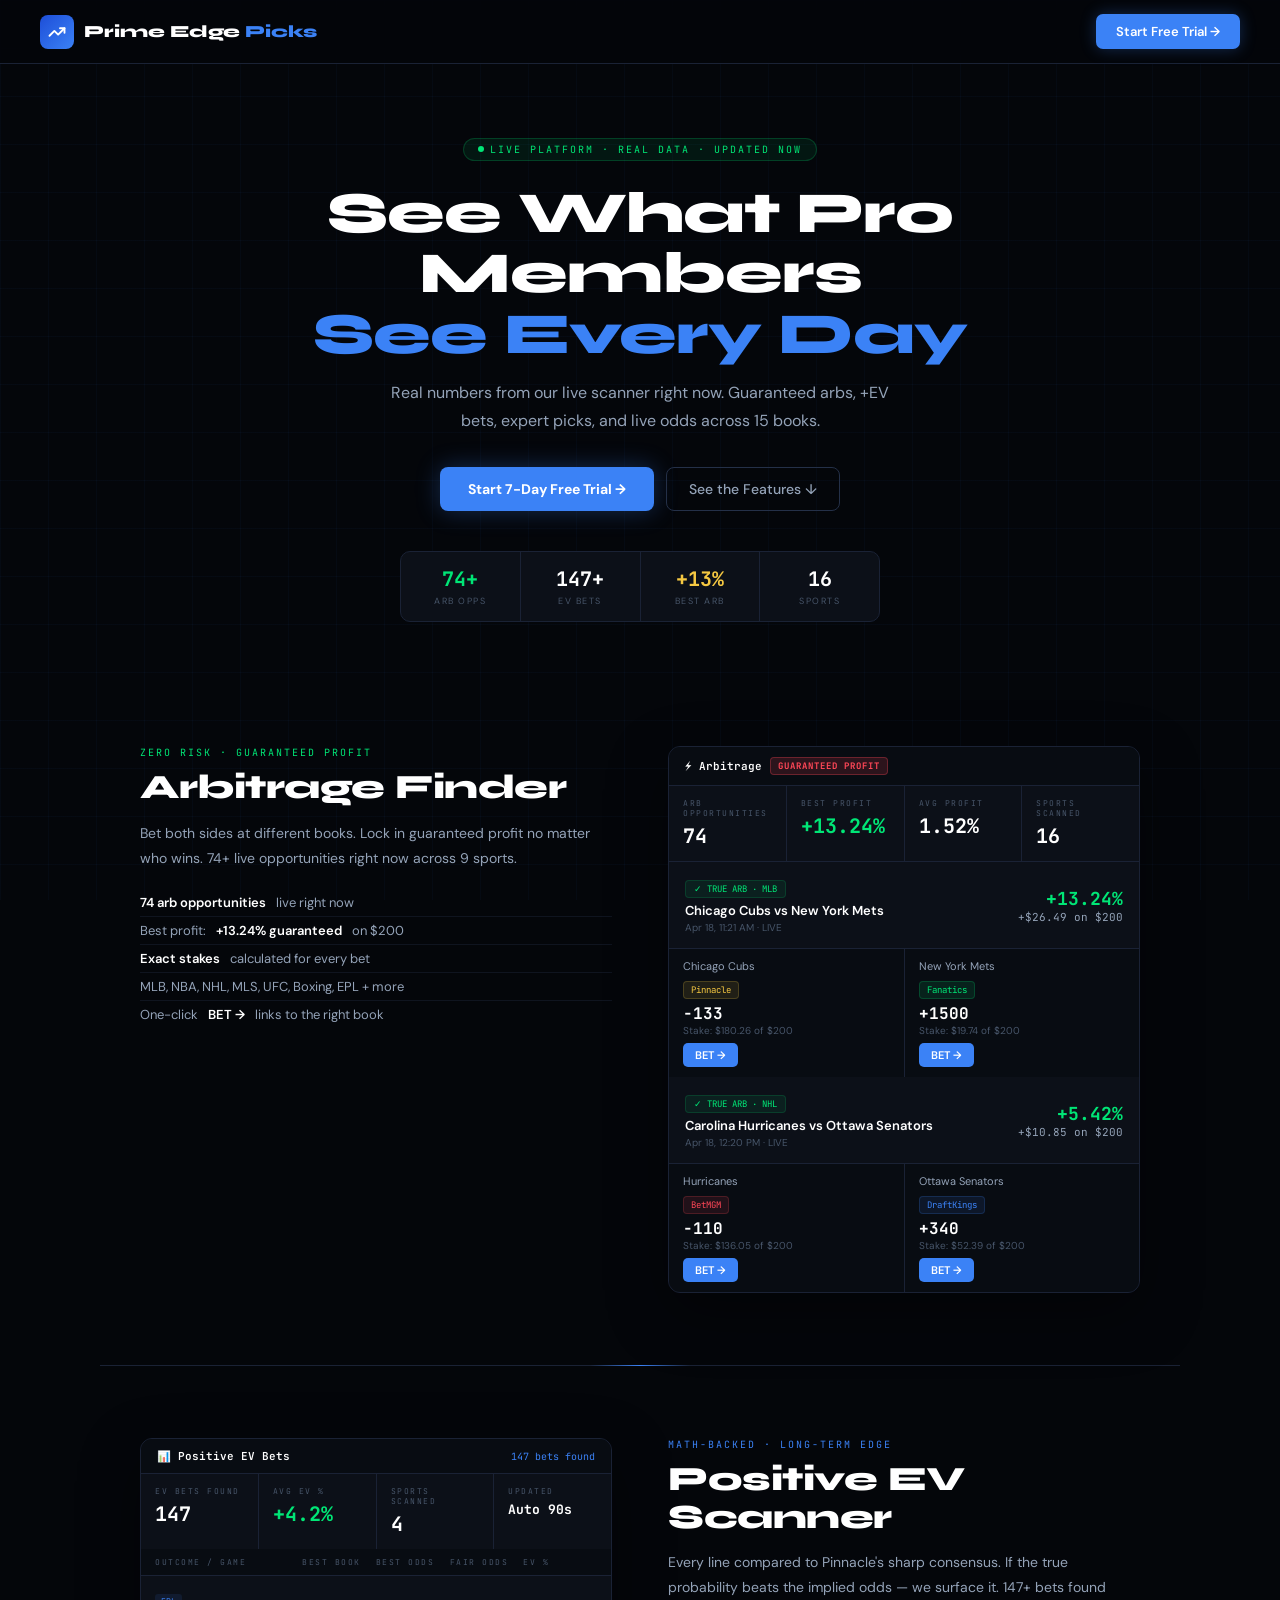
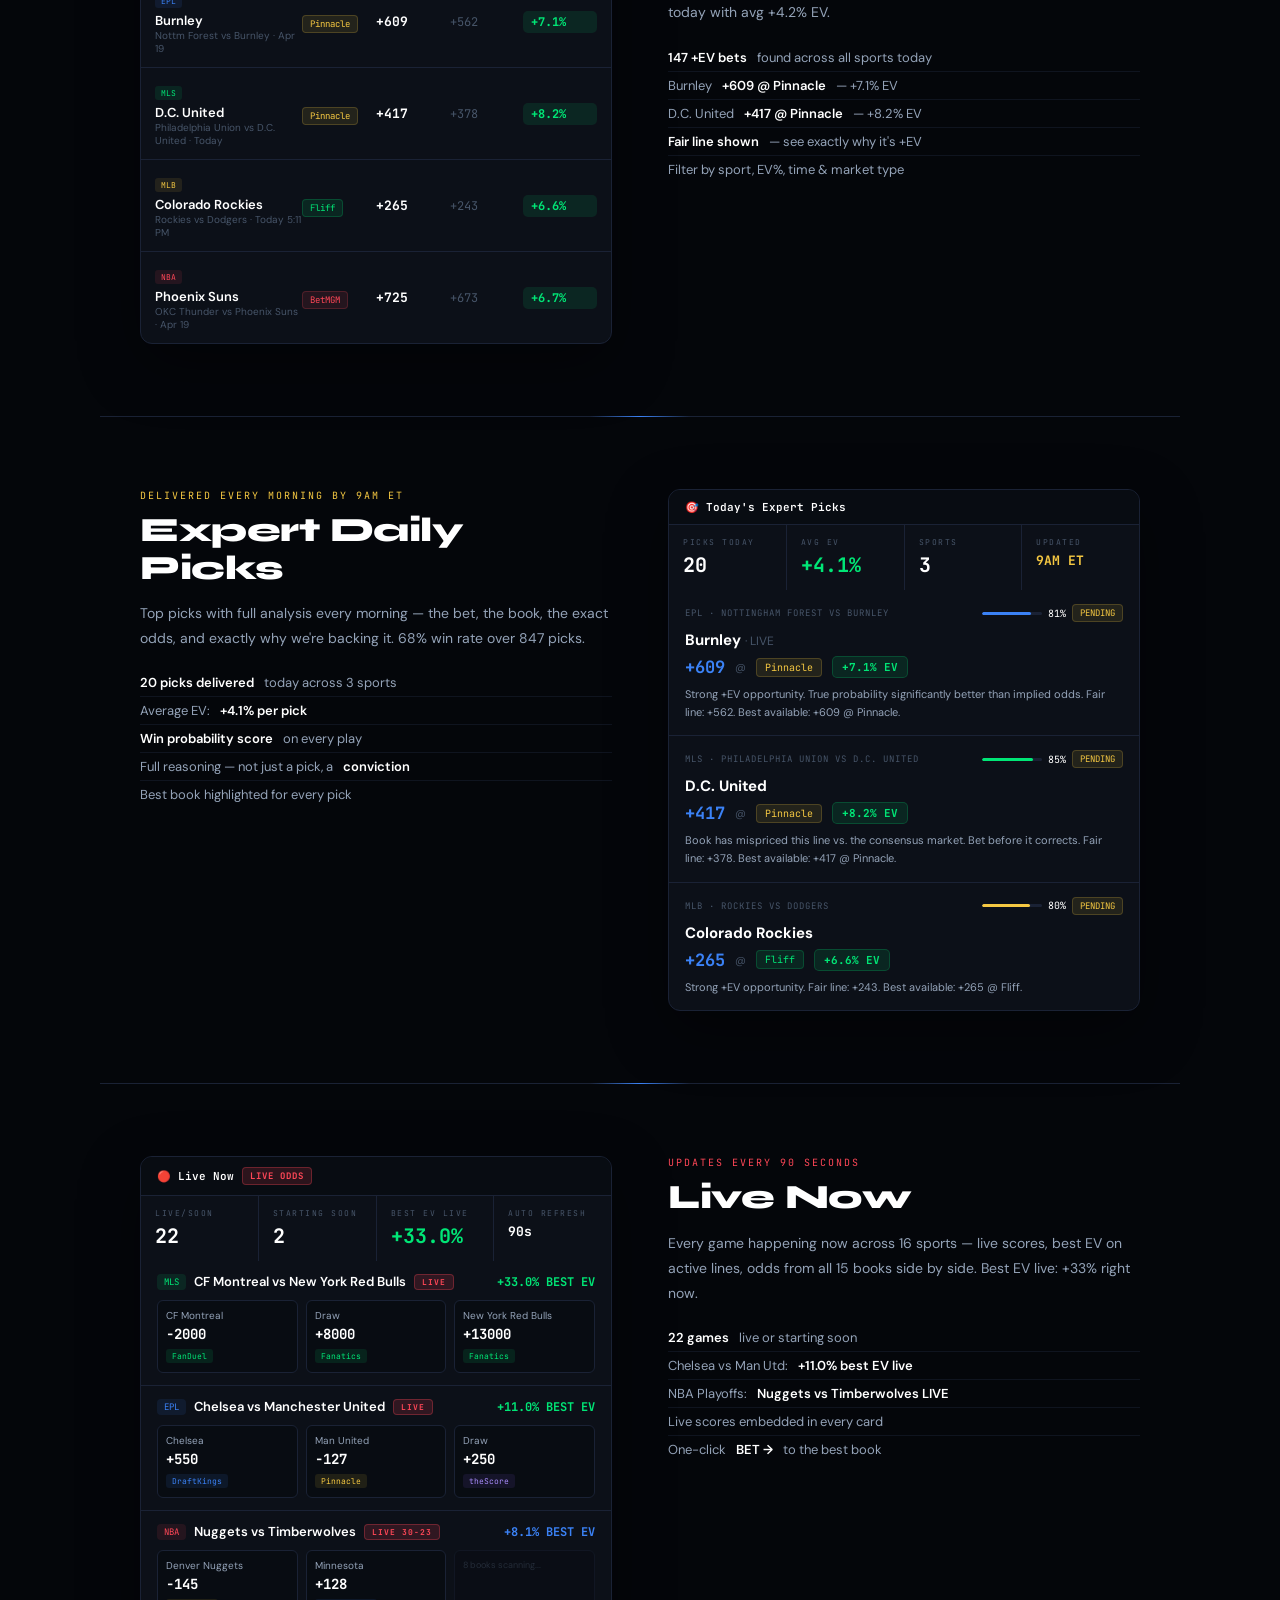
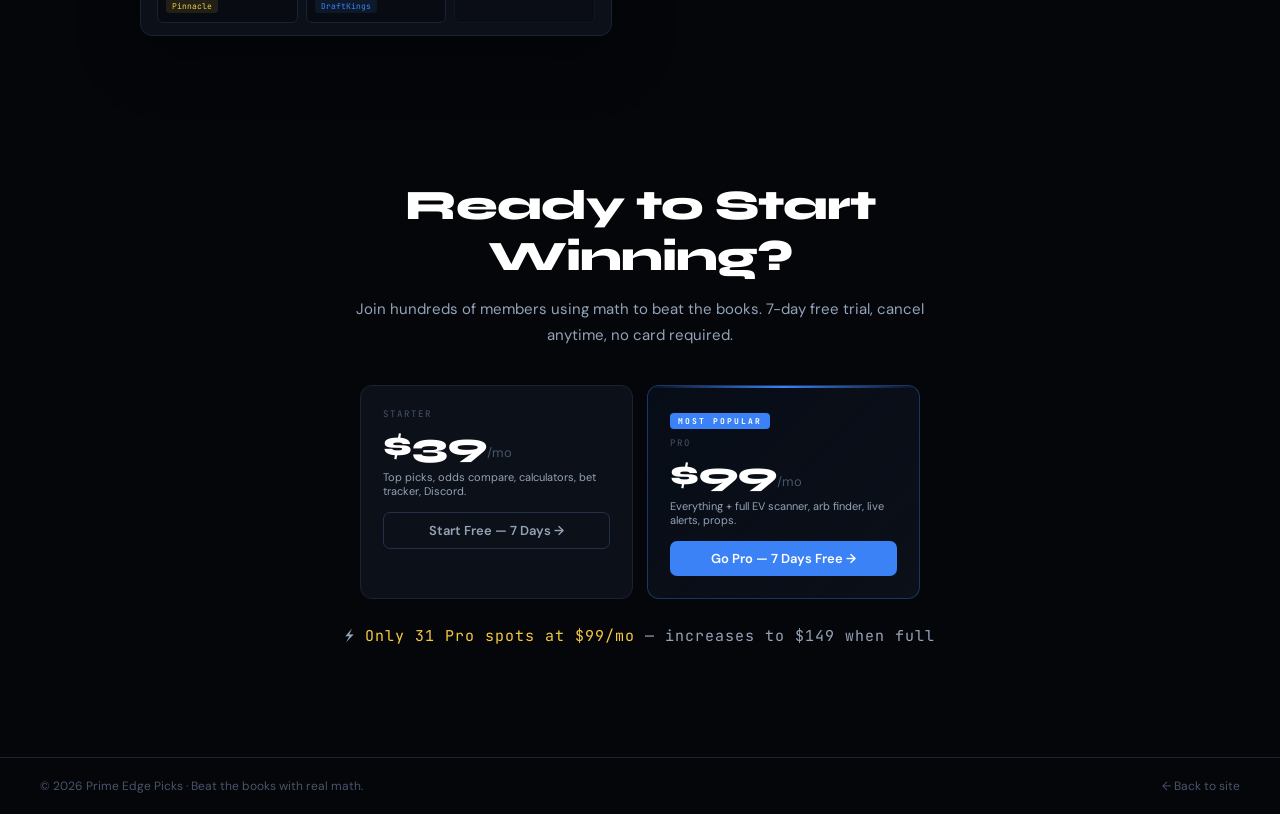
<file: demo.html>
<!DOCTYPE html>
<html lang="en">
<head>
<meta charset="UTF-8">
<meta name="viewport" content="width=device-width, initial-scale=1.0">
<title>Prime Edge Picks — Live Demo</title>
<link href="https://fonts.googleapis.com/css2?family=Syne:wght@700;800&family=DM+Sans:wght@400;500;600&family=JetBrains+Mono:wght@400;500;600&display=swap" rel="stylesheet">
<style>
*{margin:0;padding:0;box-sizing:border-box;}
:root{--bg:#04060a;--card:#0c1018;--card2:#080c12;--border:#1a2235;--accent:#3b82f6;--green:#00e676;--yellow:#f5c842;--red:#ff4757;--text:#e8edf5;--muted:#475569;--fm:'JetBrains Mono',monospace;--fh:'DM Sans',sans-serif;--fd:'Syne',sans-serif;}
html{scroll-behavior:smooth;}
body{background:var(--bg);color:var(--text);font-family:var(--fh);overflow-x:hidden;-webkit-font-smoothing:antialiased;}
body::before{content:'';position:fixed;inset:0;background-image:linear-gradient(rgba(59,130,246,0.04) 1px,transparent 1px),linear-gradient(90deg,rgba(59,130,246,0.04) 1px,transparent 1px);background-size:48px 48px;pointer-events:none;z-index:0;}
.header{position:sticky;top:0;z-index:100;background:rgba(4,6,10,0.92);backdrop-filter:blur(20px);border-bottom:1px solid var(--border);padding:0 40px;height:64px;display:flex;align-items:center;justify-content:space-between;}
.logo{display:flex;align-items:center;gap:10px;text-decoration:none;}
.logo-mark{width:34px;height:34px;background:linear-gradient(135deg,#1d4ed8,#3b82f6);border-radius:8px;display:flex;align-items:center;justify-content:center;}
.logo-mark svg{width:18px;height:18px;fill:none;stroke:#fff;stroke-width:2.5;stroke-linecap:round;stroke-linejoin:round;}
.logo-name{font-family:var(--fd);font-size:17px;font-weight:800;color:#fff;}
.logo-name span{color:var(--accent);}
.header-btn{background:var(--accent);color:#fff;border:none;padding:9px 20px;border-radius:7px;font-size:13px;font-weight:600;cursor:pointer;font-family:var(--fh);text-decoration:none;box-shadow:0 0 16px rgba(59,130,246,0.3);}
.hero{position:relative;z-index:1;text-align:center;padding:72px 20px 52px;max-width:780px;margin:0 auto;}
.eyebrow-pill{display:inline-flex;align-items:center;gap:6px;background:rgba(0,230,118,0.08);border:1px solid rgba(0,230,118,0.2);border-radius:20px;padding:4px 14px;font-family:var(--fm);font-size:10px;color:var(--green);letter-spacing:2px;text-transform:uppercase;margin-bottom:22px;}
.dot{width:6px;height:6px;border-radius:50%;background:var(--green);animation:pulse 2s infinite;}
@keyframes pulse{0%,100%{opacity:1;}50%{opacity:0.3;}}
.hero h1{font-family:var(--fd);font-size:clamp(34px,5vw,58px);font-weight:800;line-height:1.05;letter-spacing:-1px;color:#fff;margin-bottom:14px;}
.hero h1 span{color:var(--accent);}
.hero p{font-size:16px;color:#94a3b8;line-height:1.75;max-width:520px;margin:0 auto 32px;}
.hero-btns{display:flex;gap:12px;justify-content:center;flex-wrap:wrap;margin-bottom:40px;}
.btn-primary{background:var(--accent);color:#fff;border:none;padding:13px 28px;border-radius:8px;font-size:14px;font-weight:700;cursor:pointer;font-family:var(--fh);text-decoration:none;display:inline-block;box-shadow:0 0 24px rgba(59,130,246,0.3);}
.btn-ghost{background:transparent;color:#94a3b8;border:1px solid #243048;padding:12px 22px;border-radius:8px;font-size:14px;font-weight:500;cursor:pointer;font-family:var(--fh);text-decoration:none;display:inline-block;}
.stats-bar{display:flex;border:1px solid var(--border);border-radius:10px;overflow:hidden;background:var(--card);max-width:480px;margin:0 auto;}
.stat{flex:1;padding:14px;text-align:center;border-right:1px solid var(--border);}
.stat:last-child{border-right:none;}
.stat-n{display:block;font-family:var(--fm);font-size:20px;font-weight:700;color:#fff;}
.stat-l{display:block;font-size:9px;color:var(--muted);letter-spacing:1.5px;text-transform:uppercase;margin-top:3px;}
/* Feature sections */
.section{position:relative;z-index:1;max-width:1080px;margin:0 auto;padding:72px 40px;}
.section-inner{display:grid;grid-template-columns:1fr 1fr;gap:56px;align-items:start;}
.section-inner.rev{direction:rtl;}
.section-inner.rev>*{direction:ltr;}
.section-label{font-family:var(--fm);font-size:10px;letter-spacing:2px;text-transform:uppercase;display:block;margin-bottom:10px;}
.green{color:var(--green);}
.blue{color:var(--accent);}
.yellow{color:var(--yellow);}
.red{color:var(--red);}
.section-text h2{font-family:var(--fd);font-size:34px;font-weight:800;color:#fff;letter-spacing:-0.5px;margin-bottom:14px;line-height:1.1;}
.section-text p{font-size:14px;color:#94a3b8;line-height:1.8;margin-bottom:18px;}
.bullets{list-style:none;}
.bullets li{display:flex;gap:10px;font-size:13px;color:#94a3b8;padding:5px 0;border-bottom:1px solid rgba(26,34,53,0.5);}
.bullets li:last-child{border-bottom:none;}
.bullets li b{color:#fff;font-weight:600;}
/* App mockup */
.mockup{background:var(--card);border:1px solid var(--border);border-radius:12px;overflow:hidden;box-shadow:0 20px 60px rgba(0,0,0,0.4);}
.mockup-header{background:var(--card2);border-bottom:1px solid var(--border);padding:10px 16px;display:flex;align-items:center;justify-content:space-between;}
.mockup-title{font-family:var(--fm);font-size:11px;font-weight:600;color:#fff;display:flex;align-items:center;gap:8px;}
.live-badge{background:rgba(255,71,87,0.15);border:1px solid rgba(255,71,87,0.3);color:var(--red);font-family:var(--fm);font-size:9px;font-weight:700;padding:2px 7px;border-radius:4px;letter-spacing:1px;}
.mockup-stats{display:grid;grid-template-columns:repeat(4,1fr);gap:1px;background:var(--border);}
.mstat{background:var(--card);padding:12px 14px;}
.mstat-l{font-family:var(--fm);font-size:8px;letter-spacing:1.5px;color:var(--muted);text-transform:uppercase;margin-bottom:5px;}
.mstat-v{font-family:var(--fm);font-size:20px;font-weight:700;color:#fff;}
.mstat-v.gn{color:var(--green);}
.mstat-v.yw{color:var(--yellow);}
/* Arb card */
.arb-card{margin:0;border-top:1px solid var(--border);}
.arb-row{padding:14px 16px;border-bottom:1px solid var(--border);display:flex;align-items:center;justify-content:space-between;}
.arb-row:last-child{border-bottom:none;}
.arb-tag{display:inline-flex;align-items:center;gap:6px;font-family:var(--fm);font-size:9px;color:var(--green);background:rgba(0,230,118,0.08);border:1px solid rgba(0,230,118,0.15);padding:2px 8px;border-radius:4px;margin-bottom:4px;}
.arb-game{font-size:13px;font-weight:600;color:#fff;}
.arb-league{font-size:10px;color:var(--muted);margin-top:2px;}
.arb-profit{text-align:right;}
.arb-pct{font-family:var(--fm);font-size:18px;font-weight:700;color:var(--green);}
.arb-amt{font-family:var(--fm);font-size:11px;color:#94a3b8;}
.arb-bet-row{display:grid;grid-template-columns:1fr 1fr;gap:1px;background:var(--border);}
.arb-bet{background:var(--card2);padding:10px 14px;}
.arb-bet-team{font-size:11px;color:#94a3b8;margin-bottom:4px;}
.arb-bet-book{display:inline-block;background:rgba(59,130,246,0.1);border:1px solid rgba(59,130,246,0.2);color:var(--accent);font-family:var(--fm);font-size:9px;padding:2px 7px;border-radius:4px;margin-bottom:4px;}
.arb-bet-book.pinnacle{background:rgba(245,200,66,0.1);border-color:rgba(245,200,66,0.2);color:var(--yellow);}
.arb-bet-book.fanduel{background:rgba(0,230,118,0.1);border-color:rgba(0,230,118,0.2);color:var(--green);}
.arb-bet-book.draftkings{background:rgba(59,130,246,0.1);border-color:rgba(59,130,246,0.2);color:var(--accent);}
.arb-bet-book.betmgm{background:rgba(255,71,87,0.1);border-color:rgba(255,71,87,0.2);color:var(--red);}
.arb-bet-book.betrivers{background:rgba(139,92,246,0.1);border-color:rgba(139,92,246,0.2);color:#a78bfa;}
.arb-odd{font-family:var(--fm);font-size:16px;font-weight:700;color:#fff;}
.arb-stake{font-size:10px;color:var(--muted);}
.bet-btn{background:var(--accent);color:#fff;border:none;padding:5px 12px;border-radius:5px;font-size:11px;font-weight:600;cursor:pointer;font-family:var(--fh);margin-top:6px;}
/* EV table */
.ev-table{width:100%;}
.ev-table-head{display:grid;grid-template-columns:2fr 1fr 1fr 1fr 1fr;padding:8px 14px;background:var(--card2);border-bottom:1px solid var(--border);}
.ev-table-head span{font-family:var(--fm);font-size:8px;letter-spacing:1.5px;color:var(--muted);text-transform:uppercase;}
.ev-row{display:grid;grid-template-columns:2fr 1fr 1fr 1fr 1fr;padding:12px 14px;border-bottom:1px solid var(--border);align-items:center;}
.ev-row:last-child{border-bottom:none;}
.ev-sport{display:inline-block;font-family:var(--fm);font-size:8px;padding:2px 6px;border-radius:3px;margin-bottom:4px;}
.ev-sport.mls{background:rgba(0,230,118,0.1);color:var(--green);}
.ev-sport.epl{background:rgba(59,130,246,0.1);color:var(--accent);}
.ev-sport.mlb{background:rgba(245,200,66,0.1);color:var(--yellow);}
.ev-sport.nba{background:rgba(255,71,87,0.1);color:var(--red);}
.ev-outcome{font-size:13px;font-weight:600;color:#fff;}
.ev-game{font-size:10px;color:var(--muted);}
.ev-book{display:inline-block;font-family:var(--fm);font-size:9px;padding:2px 7px;border-radius:4px;}
.ev-odds{font-family:var(--fm);font-size:13px;font-weight:700;color:#fff;}
.ev-fair{font-family:var(--fm);font-size:12px;color:var(--muted);}
.ev-pct{font-family:var(--fm);font-size:12px;font-weight:700;background:rgba(0,230,118,0.1);color:var(--green);padding:3px 8px;border-radius:5px;}
/* Picks */
.pick-card{padding:14px 16px;border-bottom:1px solid var(--border);}
.pick-card:last-child{border-bottom:none;}
.pick-meta{display:flex;align-items:center;justify-content:space-between;margin-bottom:8px;}
.pick-league{font-family:var(--fm);font-size:9px;letter-spacing:1px;color:var(--muted);}
.pick-conf{display:flex;align-items:center;gap:6px;}
.pick-bar{width:60px;height:3px;background:var(--border);border-radius:2px;overflow:hidden;}
.pick-bar-fill{height:100%;border-radius:2px;}
.pick-conf-n{font-family:var(--fm);font-size:10px;color:#fff;}
.pick-pend{font-family:var(--fm);font-size:9px;color:var(--yellow);background:rgba(245,200,66,0.1);border:1px solid rgba(245,200,66,0.2);padding:2px 7px;border-radius:4px;}
.pick-name{font-size:15px;font-weight:700;color:#fff;margin-bottom:6px;}
.pick-odds-row{display:flex;align-items:center;gap:10px;}
.pick-odds{font-family:var(--fm);font-size:17px;font-weight:700;color:var(--accent);}
.pick-at{font-size:11px;color:var(--muted);}
.pick-ev-badge{background:rgba(0,230,118,0.1);border:1px solid rgba(0,230,118,0.2);color:var(--green);font-family:var(--fm);font-size:11px;font-weight:700;padding:3px 9px;border-radius:5px;}
.pick-reason{font-size:11px;color:#94a3b8;margin-top:8px;line-height:1.6;}
/* Live */
.live-card{padding:12px 16px;border-bottom:1px solid var(--border);}
.live-card:last-child{border-bottom:none;}
.live-card-header{display:flex;align-items:center;justify-content:space-between;margin-bottom:10px;}
.live-card-game{display:flex;align-items:center;gap:8px;}
.live-card-league{font-family:var(--fm);font-size:9px;padding:2px 7px;border-radius:4px;}
.live-card-name{font-size:13px;font-weight:600;color:#fff;}
.live-card-ev{font-family:var(--fm);font-size:12px;font-weight:700;color:var(--green);}
.live-odds-grid{display:grid;grid-template-columns:1fr 1fr 1fr;gap:8px;}
.live-odds-cell{background:var(--card2);border:1px solid var(--border);border-radius:6px;padding:8px;}
.live-team{font-size:10px;color:#94a3b8;margin-bottom:3px;}
.live-odd{font-family:var(--fm);font-size:14px;font-weight:700;color:#fff;}
.live-book-tag{font-family:var(--fm);font-size:8px;padding:2px 6px;border-radius:3px;margin-top:3px;display:inline-block;}
/* Divider */
.divider{height:1px;background:var(--border);max-width:1080px;margin:0 auto;position:relative;}
.divider::before{content:'';position:absolute;top:0;left:50%;transform:translateX(-50%);width:100px;height:1px;background:linear-gradient(90deg,transparent,var(--accent),transparent);}
/* CTA */
.cta{position:relative;z-index:1;text-align:center;padding:72px 20px;max-width:660px;margin:0 auto;}
.cta h2{font-family:var(--fd);font-size:42px;font-weight:800;color:#fff;letter-spacing:-1px;margin-bottom:14px;}
.cta p{font-size:15px;color:#94a3b8;margin-bottom:36px;line-height:1.75;}
.plans{display:grid;grid-template-columns:1fr 1fr;gap:14px;max-width:560px;margin:0 auto 24px;}
.plan{background:var(--card);border:1px solid var(--border);border-radius:12px;padding:22px;text-align:left;}
.plan.feat{border-color:rgba(59,130,246,0.35);background:linear-gradient(135deg,rgba(59,130,246,0.06),var(--card));position:relative;overflow:hidden;}
.plan.feat::before{content:'';position:absolute;top:0;left:0;right:0;height:2px;background:linear-gradient(90deg,transparent,var(--accent),transparent);}
.plan-pop{background:var(--accent);color:#fff;font-family:var(--fm);font-size:8px;font-weight:700;letter-spacing:2px;text-transform:uppercase;padding:3px 8px;border-radius:4px;display:inline-block;margin-bottom:8px;}
.plan-tier{font-family:var(--fm);font-size:9px;letter-spacing:2px;color:var(--muted);text-transform:uppercase;margin-bottom:6px;}
.plan-price{font-family:var(--fd);font-size:34px;font-weight:800;color:#fff;margin-bottom:4px;}
.plan-price span{font-size:13px;color:var(--muted);font-family:var(--fh);font-weight:400;}
.plan-desc{font-size:11px;color:#94a3b8;margin-bottom:14px;}
.plan-btn{width:100%;padding:9px;border-radius:7px;font-size:13px;font-weight:600;cursor:pointer;font-family:var(--fh);text-decoration:none;display:block;text-align:center;}
.plan-btn.p{background:var(--accent);color:#fff;border:none;}
.plan-btn.g{background:transparent;color:#94a3b8;border:1px solid #243048;}
.scarcity{font-family:var(--fm);font-size:10px;color:var(--muted);letter-spacing:1px;}
.scarcity span{color:var(--yellow);}
.footer{border-top:1px solid var(--border);padding:20px 40px;display:flex;align-items:center;justify-content:space-between;position:relative;z-index:1;}
.footer-txt{font-size:12px;color:var(--muted);}
@media(max-width:768px){
  .section-inner,.section-inner.rev{grid-template-columns:1fr;direction:ltr;}
  .section{padding:48px 20px;}
  .plans{grid-template-columns:1fr;}
  .header,.footer{padding:0 20px;}
  .mockup-stats{grid-template-columns:repeat(2,1fr);}
  .ev-table-head,.ev-row{grid-template-columns:2fr 1fr 1fr;}
  .ev-table-head span:nth-child(4),.ev-table-head span:nth-child(5),.ev-row>*:nth-child(4),.ev-row>*:nth-child(5){display:none;}
}
</style>
</head>
<body>

<header class="header">
  <a href="https://www.primeedgepicks.com" class="logo">
    <div class="logo-mark"><svg viewBox="0 0 24 24"><polyline points="22 7 13.5 15.5 8.5 10.5 2 17"/><polyline points="16 7 22 7 22 13"/></svg></div>
    <div class="logo-name">Prime Edge <span>Picks</span></div>
  </a>
  <a href="https://whop.com/prime-edge-picks/the-sharp-0c/" target="_blank" class="header-btn">Start Free Trial →</a>
</header>

<section class="hero">
  <div class="eyebrow-pill"><div class="dot"></div>Live Platform · Real Data · Updated Now</div>
  <h1>See What Pro Members<br><span>See Every Day</span></h1>
  <p>Real numbers from our live scanner right now. Guaranteed arbs, +EV bets, expert picks, and live odds across 15 books.</p>
  <div class="hero-btns">
    <a href="https://whop.com/prime-edge-picks/the-sharp-0c/" target="_blank" class="btn-primary">Start 7-Day Free Trial →</a>
    <a href="#arb" class="btn-ghost">See the Features ↓</a>
  </div>
  <div class="stats-bar">
    <div class="stat"><span class="stat-n" style="color:var(--green)">74+</span><span class="stat-l">Arb Opps</span></div>
    <div class="stat"><span class="stat-n">147+</span><span class="stat-l">EV Bets</span></div>
    <div class="stat"><span class="stat-n" style="color:var(--yellow)">+13%</span><span class="stat-l">Best Arb</span></div>
    <div class="stat"><span class="stat-n">16</span><span class="stat-l">Sports</span></div>
  </div>
</section>

<div id="arb"></div>
<section class="section">
  <div class="section-inner">
    <div class="section-text">
      <span class="section-label green">Zero Risk · Guaranteed Profit</span>
      <h2>Arbitrage Finder</h2>
      <p>Bet both sides at different books. Lock in guaranteed profit no matter who wins. 74+ live opportunities right now across 9 sports.</p>
      <ul class="bullets">
        <li><b>74 arb opportunities</b> live right now</li>
        <li>Best profit: <b>+13.24% guaranteed</b> on $200</li>
        <li><b>Exact stakes</b> calculated for every bet</li>
        <li>MLB, NBA, NHL, MLS, UFC, Boxing, EPL + more</li>
        <li>One-click <b>BET →</b> links to the right book</li>
      </ul>
    </div>
    <div class="mockup">
      <div class="mockup-header">
        <span class="mockup-title">⚡ Arbitrage <span class="live-badge">GUARANTEED PROFIT</span></span>
      </div>
      <div class="mockup-stats">
        <div class="mstat"><div class="mstat-l">ARB Opportunities</div><div class="mstat-v">74</div></div>
        <div class="mstat"><div class="mstat-l">Best Profit</div><div class="mstat-v gn">+13.24%</div></div>
        <div class="mstat"><div class="mstat-l">Avg Profit</div><div class="mstat-v">1.52%</div></div>
        <div class="mstat"><div class="mstat-l">Sports Scanned</div><div class="mstat-v">16</div></div>
      </div>
      <div class="arb-card">
        <div class="arb-row">
          <div>
            <div class="arb-tag">✓ TRUE ARB · MLB</div>
            <div class="arb-game">Chicago Cubs vs New York Mets</div>
            <div class="arb-league">Apr 18, 11:21 AM · LIVE</div>
          </div>
          <div class="arb-profit">
            <div class="arb-pct">+13.24%</div>
            <div class="arb-amt">+$26.49 on $200</div>
          </div>
        </div>
        <div class="arb-bet-row">
          <div class="arb-bet">
            <div class="arb-bet-team">Chicago Cubs</div>
            <div><span class="arb-bet-book pinnacle">Pinnacle</span></div>
            <div class="arb-odd">-133</div>
            <div class="arb-stake">Stake: $180.26 of $200</div>
            <button class="bet-btn">BET →</button>
          </div>
          <div class="arb-bet">
            <div class="arb-bet-team">New York Mets</div>
            <div><span class="arb-bet-book" style="background:rgba(0,230,118,0.1);border-color:rgba(0,230,118,0.2);color:var(--green)">Fanatics</span></div>
            <div class="arb-odd">+1500</div>
            <div class="arb-stake">Stake: $19.74 of $200</div>
            <button class="bet-btn">BET →</button>
          </div>
        </div>
        <div class="arb-row">
          <div>
            <div class="arb-tag">✓ TRUE ARB · NHL</div>
            <div class="arb-game">Carolina Hurricanes vs Ottawa Senators</div>
            <div class="arb-league">Apr 18, 12:20 PM · LIVE</div>
          </div>
          <div class="arb-profit">
            <div class="arb-pct">+5.42%</div>
            <div class="arb-amt">+$10.85 on $200</div>
          </div>
        </div>
        <div class="arb-bet-row">
          <div class="arb-bet">
            <div class="arb-bet-team">Hurricanes</div>
            <div><span class="arb-bet-book betmgm">BetMGM</span></div>
            <div class="arb-odd">-110</div>
            <div class="arb-stake">Stake: $136.05 of $200</div>
            <button class="bet-btn">BET →</button>
          </div>
          <div class="arb-bet">
            <div class="arb-bet-team">Ottawa Senators</div>
            <div><span class="arb-bet-book draftkings">DraftKings</span></div>
            <div class="arb-odd">+340</div>
            <div class="arb-stake">Stake: $52.39 of $200</div>
            <button class="bet-btn">BET →</button>
          </div>
        </div>
      </div>
    </div>
  </div>
</section>

<div class="divider"></div>

<section class="section">
  <div class="section-inner rev">
    <div class="section-text">
      <span class="section-label blue">Math-Backed · Long-Term Edge</span>
      <h2>Positive EV Scanner</h2>
      <p>Every line compared to Pinnacle's sharp consensus. If the true probability beats the implied odds — we surface it. 147+ bets found today with avg +4.2% EV.</p>
      <ul class="bullets">
        <li><b>147 +EV bets</b> found across all sports today</li>
        <li>Burnley <b>+609 @ Pinnacle</b> — +7.1% EV</li>
        <li>D.C. United <b>+417 @ Pinnacle</b> — +8.2% EV</li>
        <li><b>Fair line shown</b> — see exactly why it's +EV</li>
        <li>Filter by sport, EV%, time &amp; market type</li>
      </ul>
    </div>
    <div class="mockup">
      <div class="mockup-header">
        <span class="mockup-title">📊 Positive EV Bets</span>
        <span style="font-family:var(--fm);font-size:10px;color:var(--accent)">147 bets found</span>
      </div>
      <div class="mockup-stats">
        <div class="mstat"><div class="mstat-l">EV Bets Found</div><div class="mstat-v">147</div></div>
        <div class="mstat"><div class="mstat-l">Avg EV %</div><div class="mstat-v gn">+4.2%</div></div>
        <div class="mstat"><div class="mstat-l">Sports Scanned</div><div class="mstat-v">4</div></div>
        <div class="mstat"><div class="mstat-l">Updated</div><div class="mstat-v" style="font-size:13px">Auto 90s</div></div>
      </div>
      <div class="ev-table">
        <div class="ev-table-head">
          <span>Outcome / Game</span><span>Best Book</span><span>Best Odds</span><span>Fair Odds</span><span>EV %</span>
        </div>
        <div class="ev-row">
          <div><div class="ev-sport epl">EPL</div><div class="ev-outcome">Burnley</div><div class="ev-game">Nottm Forest vs Burnley · Apr 19</div></div>
          <div><span class="ev-book" style="background:rgba(245,200,66,0.1);border:1px solid rgba(245,200,66,0.2);color:var(--yellow)">Pinnacle</span></div>
          <div class="ev-odds">+609</div>
          <div class="ev-fair">+562</div>
          <div class="ev-pct">+7.1%</div>
        </div>
        <div class="ev-row">
          <div><div class="ev-sport mls">MLS</div><div class="ev-outcome">D.C. United</div><div class="ev-game">Philadelphia Union vs D.C. United · Today</div></div>
          <div><span class="ev-book" style="background:rgba(245,200,66,0.1);border:1px solid rgba(245,200,66,0.2);color:var(--yellow)">Pinnacle</span></div>
          <div class="ev-odds">+417</div>
          <div class="ev-fair">+378</div>
          <div class="ev-pct">+8.2%</div>
        </div>
        <div class="ev-row">
          <div><div class="ev-sport mlb">MLB</div><div class="ev-outcome">Colorado Rockies</div><div class="ev-game">Rockies vs Dodgers · Today 5:11 PM</div></div>
          <div><span class="ev-book" style="background:rgba(0,230,118,0.1);border:1px solid rgba(0,230,118,0.2);color:var(--green)">Fliff</span></div>
          <div class="ev-odds">+265</div>
          <div class="ev-fair">+243</div>
          <div class="ev-pct">+6.6%</div>
        </div>
        <div class="ev-row">
          <div><div class="ev-sport nba">NBA</div><div class="ev-outcome">Phoenix Suns</div><div class="ev-game">OKC Thunder vs Phoenix Suns · Apr 19</div></div>
          <div><span class="ev-book" style="background:rgba(255,71,87,0.1);border:1px solid rgba(255,71,87,0.2);color:var(--red)">BetMGM</span></div>
          <div class="ev-odds">+725</div>
          <div class="ev-fair">+673</div>
          <div class="ev-pct">+6.7%</div>
        </div>
      </div>
    </div>
  </div>
</section>

<div class="divider"></div>

<section class="section">
  <div class="section-inner">
    <div class="section-text">
      <span class="section-label yellow">Delivered Every Morning by 9AM ET</span>
      <h2>Expert Daily Picks</h2>
      <p>Top picks with full analysis every morning — the bet, the book, the exact odds, and exactly why we're backing it. 68% win rate over 847 picks.</p>
      <ul class="bullets">
        <li><b>20 picks delivered</b> today across 3 sports</li>
        <li>Average EV: <b>+4.1% per pick</b></li>
        <li><b>Win probability score</b> on every play</li>
        <li>Full reasoning — not just a pick, a <b>conviction</b></li>
        <li>Best book highlighted for every pick</li>
      </ul>
    </div>
    <div class="mockup">
      <div class="mockup-header">
        <span class="mockup-title">🎯 Today's Expert Picks</span>
      </div>
      <div class="mockup-stats">
        <div class="mstat"><div class="mstat-l">Picks Today</div><div class="mstat-v">20</div></div>
        <div class="mstat"><div class="mstat-l">Avg EV</div><div class="mstat-v gn">+4.1%</div></div>
        <div class="mstat"><div class="mstat-l">Sports</div><div class="mstat-v">3</div></div>
        <div class="mstat"><div class="mstat-l">Updated</div><div class="mstat-v yw" style="font-size:13px">9AM ET</div></div>
      </div>
      <div>
        <div class="pick-card">
          <div class="pick-meta">
            <span class="pick-league">EPL · NOTTINGHAM FOREST VS BURNLEY</span>
            <div class="pick-conf">
              <div class="pick-bar"><div class="pick-bar-fill" style="width:81%;background:var(--accent)"></div></div>
              <span class="pick-conf-n">81%</span>
              <span class="pick-pend">PENDING</span>
            </div>
          </div>
          <div class="pick-name">Burnley <span style="color:var(--muted);font-size:12px;font-weight:400">· LIVE</span></div>
          <div class="pick-odds-row">
            <span class="pick-odds">+609</span>
            <span class="pick-at">@</span>
            <span style="background:rgba(245,200,66,0.1);border:1px solid rgba(245,200,66,0.2);color:var(--yellow);font-family:var(--fm);font-size:10px;padding:2px 8px;border-radius:4px;">Pinnacle</span>
            <span class="pick-ev-badge">+7.1% EV</span>
          </div>
          <div class="pick-reason">Strong +EV opportunity. True probability significantly better than implied odds. Fair line: +562. Best available: +609 @ Pinnacle.</div>
        </div>
        <div class="pick-card">
          <div class="pick-meta">
            <span class="pick-league">MLS · PHILADELPHIA UNION VS D.C. UNITED</span>
            <div class="pick-conf">
              <div class="pick-bar"><div class="pick-bar-fill" style="width:85%;background:var(--green)"></div></div>
              <span class="pick-conf-n">85%</span>
              <span class="pick-pend">PENDING</span>
            </div>
          </div>
          <div class="pick-name">D.C. United</div>
          <div class="pick-odds-row">
            <span class="pick-odds">+417</span>
            <span class="pick-at">@</span>
            <span style="background:rgba(245,200,66,0.1);border:1px solid rgba(245,200,66,0.2);color:var(--yellow);font-family:var(--fm);font-size:10px;padding:2px 8px;border-radius:4px;">Pinnacle</span>
            <span class="pick-ev-badge">+8.2% EV</span>
          </div>
          <div class="pick-reason">Book has mispriced this line vs. the consensus market. Bet before it corrects. Fair line: +378. Best available: +417 @ Pinnacle.</div>
        </div>
        <div class="pick-card">
          <div class="pick-meta">
            <span class="pick-league">MLB · ROCKIES VS DODGERS</span>
            <div class="pick-conf">
              <div class="pick-bar"><div class="pick-bar-fill" style="width:80%;background:var(--yellow)"></div></div>
              <span class="pick-conf-n">80%</span>
              <span class="pick-pend">PENDING</span>
            </div>
          </div>
          <div class="pick-name">Colorado Rockies</div>
          <div class="pick-odds-row">
            <span class="pick-odds">+265</span>
            <span class="pick-at">@</span>
            <span style="background:rgba(0,230,118,0.1);border:1px solid rgba(0,230,118,0.2);color:var(--green);font-family:var(--fm);font-size:10px;padding:2px 8px;border-radius:4px;">Fliff</span>
            <span class="pick-ev-badge">+6.6% EV</span>
          </div>
          <div class="pick-reason">Strong +EV opportunity. Fair line: +243. Best available: +265 @ Fliff.</div>
        </div>
      </div>
    </div>
  </div>
</section>

<div class="divider"></div>

<section class="section">
  <div class="section-inner rev">
    <div class="section-text">
      <span class="section-label red">Updates Every 90 Seconds</span>
      <h2>Live Now</h2>
      <p>Every game happening now across 16 sports — live scores, best EV on active lines, odds from all 15 books side by side. Best EV live: +33% right now.</p>
      <ul class="bullets">
        <li><b>22 games</b> live or starting soon</li>
        <li>Chelsea vs Man Utd: <b>+11.0% best EV live</b></li>
        <li>NBA Playoffs: <b>Nuggets vs Timberwolves LIVE</b></li>
        <li>Live scores embedded in every card</li>
        <li>One-click <b>BET →</b> to the best book</li>
      </ul>
    </div>
    <div class="mockup">
      <div class="mockup-header">
        <span class="mockup-title">🔴 Live Now <span class="live-badge">LIVE ODDS</span></span>
      </div>
      <div class="mockup-stats">
        <div class="mstat"><div class="mstat-l">Live/Soon</div><div class="mstat-v">22</div></div>
        <div class="mstat"><div class="mstat-l">Starting Soon</div><div class="mstat-v">2</div></div>
        <div class="mstat"><div class="mstat-l">Best EV Live</div><div class="mstat-v gn">+33.0%</div></div>
        <div class="mstat"><div class="mstat-l">Auto Refresh</div><div class="mstat-v" style="font-size:13px">90s</div></div>
      </div>
      <div>
        <div class="live-card">
          <div class="live-card-header">
            <div class="live-card-game">
              <span class="live-card-league" style="background:rgba(0,230,118,0.1);color:var(--green)">MLS</span>
              <span class="live-card-name">CF Montreal vs New York Red Bulls</span>
              <span class="live-badge" style="font-size:8px;">LIVE</span>
            </div>
            <span class="live-card-ev">+33.0% BEST EV</span>
          </div>
          <div class="live-odds-grid">
            <div class="live-odds-cell">
              <div class="live-team">CF Montreal</div>
              <div class="live-odd">-2000</div>
              <span class="live-book-tag" style="background:rgba(0,230,118,0.1);color:var(--green);">FanDuel</span>
            </div>
            <div class="live-odds-cell">
              <div class="live-team">Draw</div>
              <div class="live-odd">+8000</div>
              <span class="live-book-tag" style="background:rgba(0,230,118,0.1);color:var(--green);">Fanatics</span>
            </div>
            <div class="live-odds-cell">
              <div class="live-team">New York Red Bulls</div>
              <div class="live-odd">+13000</div>
              <span class="live-book-tag" style="background:rgba(0,230,118,0.1);color:var(--green);">Fanatics</span>
            </div>
          </div>
        </div>
        <div class="live-card">
          <div class="live-card-header">
            <div class="live-card-game">
              <span class="live-card-league" style="background:rgba(59,130,246,0.1);color:var(--accent)">EPL</span>
              <span class="live-card-name">Chelsea vs Manchester United</span>
              <span class="live-badge" style="font-size:8px;">LIVE</span>
            </div>
            <span class="live-card-ev">+11.0% BEST EV</span>
          </div>
          <div class="live-odds-grid">
            <div class="live-odds-cell">
              <div class="live-team">Chelsea</div>
              <div class="live-odd">+550</div>
              <span class="live-book-tag" style="background:rgba(59,130,246,0.1);color:var(--accent);">DraftKings</span>
            </div>
            <div class="live-odds-cell">
              <div class="live-team">Man United</div>
              <div class="live-odd">-127</div>
              <span class="live-book-tag" style="background:rgba(245,200,66,0.1);color:var(--yellow);">Pinnacle</span>
            </div>
            <div class="live-odds-cell">
              <div class="live-team">Draw</div>
              <div class="live-odd">+250</div>
              <span class="live-book-tag" style="background:rgba(139,92,246,0.1);color:#a78bfa;">theScore</span>
            </div>
          </div>
        </div>
        <div class="live-card">
          <div class="live-card-header">
            <div class="live-card-game">
              <span class="live-card-league" style="background:rgba(255,71,87,0.1);color:var(--red)">NBA</span>
              <span class="live-card-name">Nuggets vs Timberwolves</span>
              <span class="live-badge" style="font-size:8px;background:rgba(255,71,87,0.15);border-color:rgba(255,71,87,0.3);color:var(--red)">LIVE 30-23</span>
            </div>
            <span class="live-card-ev" style="color:var(--accent)">+8.1% BEST EV</span>
          </div>
          <div class="live-odds-grid">
            <div class="live-odds-cell">
              <div class="live-team">Denver Nuggets</div>
              <div class="live-odd">-145</div>
              <span class="live-book-tag" style="background:rgba(245,200,66,0.1);color:var(--yellow);">Pinnacle</span>
            </div>
            <div class="live-odds-cell">
              <div class="live-team">Minnesota</div>
              <div class="live-odd">+128</div>
              <span class="live-book-tag" style="background:rgba(59,130,246,0.1);color:var(--accent);">DraftKings</span>
            </div>
            <div class="live-odds-cell" style="opacity:0.4;">
              <div class="live-team" style="font-size:9px;color:var(--muted)">8 books scanning...</div>
            </div>
          </div>
        </div>
      </div>
    </div>
  </div>
</section>

<section class="cta">
  <h2>Ready to Start Winning?</h2>
  <p>Join hundreds of members using math to beat the books. 7-day free trial, cancel anytime, no card required.</p>
  <div class="plans">
    <div class="plan">
      <div class="plan-tier">Starter</div>
      <div class="plan-price">$39<span>/mo</span></div>
      <div class="plan-desc">Top picks, odds compare, calculators, bet tracker, Discord.</div>
      <a href="https://whop.com/prime-edge-picks/the-edge-28/" target="_blank" class="plan-btn g">Start Free — 7 Days →</a>
    </div>
    <div class="plan feat">
      <div class="plan-pop">Most Popular</div>
      <div class="plan-tier">Pro</div>
      <div class="plan-price">$99<span>/mo</span></div>
      <div class="plan-desc">Everything + full EV scanner, arb finder, live alerts, props.</div>
      <a href="https://whop.com/prime-edge-picks/the-sharp-0c/" target="_blank" class="plan-btn p">Go Pro — 7 Days Free →</a>
    </div>
  </div>
  <p class="scarcity">⚡ <span>Only 31 Pro spots at $99/mo</span> — increases to $149 when full</p>
</section>

<footer class="footer">
  <span class="footer-txt">© 2026 Prime Edge Picks · Beat the books with real math.</span>
  <a href="https://www.primeedgepicks.com" style="color:#475569;font-size:12px;text-decoration:none;">← Back to site</a>
</footer>

</body>
</html>
</file>
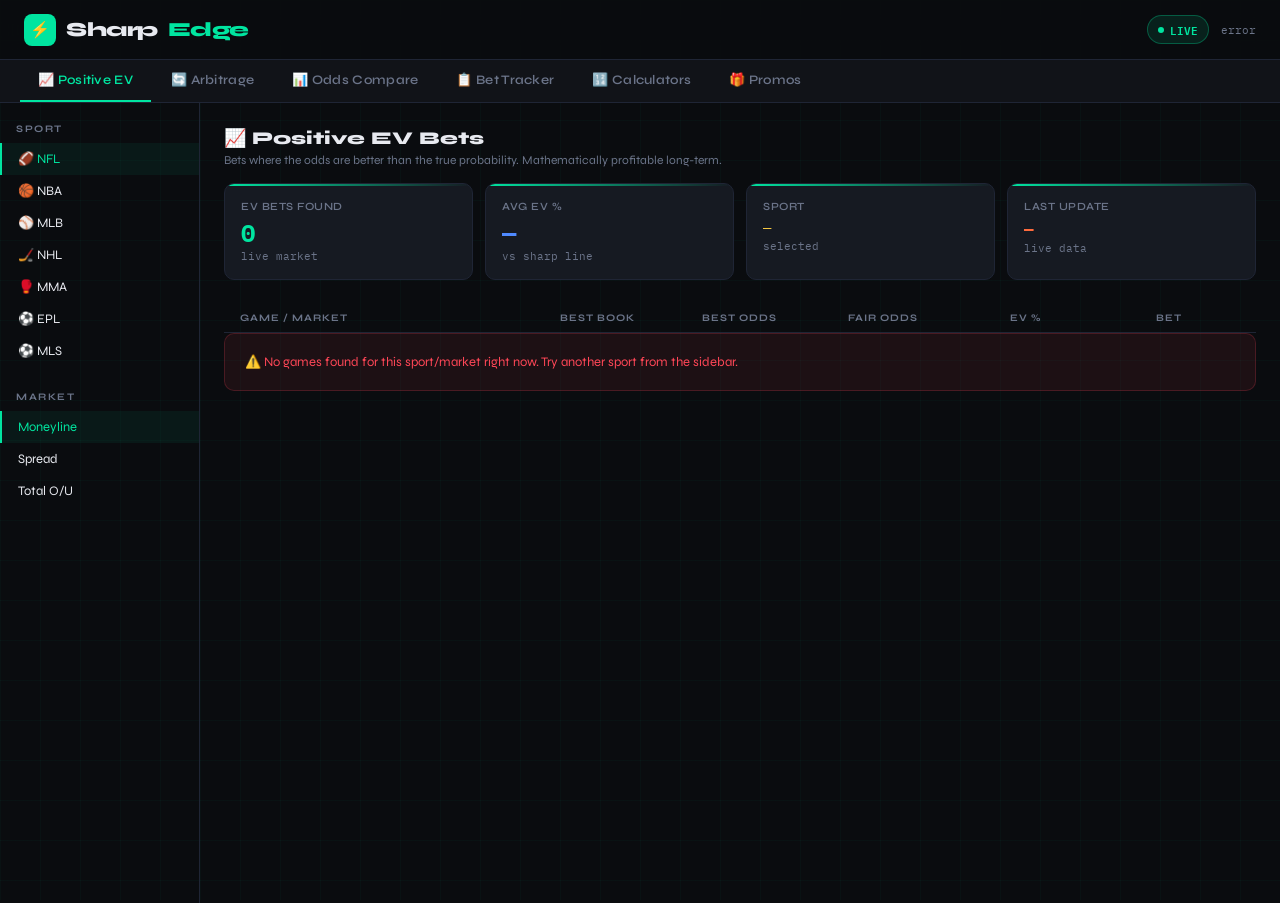
<file: sharpedge-live.html>
<!DOCTYPE html>
<html lang="en">
<head>
<meta charset="UTF-8">
<meta name="viewport" content="width=device-width, initial-scale=1.0">
<title>SharpEdge — Live Odds</title>
<link href="https://fonts.googleapis.com/css2?family=Syne:wght@400;600;700;800&family=IBM+Plex+Mono:wght@400;500;600&display=swap" rel="stylesheet">
<style>
  :root {
    --bg: #0a0c0f;
    --surface: #111318;
    --card: #161a22;
    --border: #1f2535;
    --accent: #00e5a0;
    --accent2: #4f8aff;
    --accent3: #ff6b3d;
    --yellow: #f5c842;
    --text: #e8eaf0;
    --muted: #6b7489;
    --red: #ff4757;
    --green: #00e5a0;
    --font-head: 'Syne', sans-serif;
    --font-mono: 'IBM Plex Mono', monospace;
  }
  * { margin: 0; padding: 0; box-sizing: border-box; }
  body { background: var(--bg); color: var(--text); font-family: var(--font-head); min-height: 100vh; overflow-x: hidden; }
  body::before {
    content: '';
    position: fixed; inset: 0;
    background-image: linear-gradient(rgba(0,229,160,0.03) 1px, transparent 1px), linear-gradient(90deg, rgba(0,229,160,0.03) 1px, transparent 1px);
    background-size: 40px 40px;
    pointer-events: none; z-index: 0;
  }
  header {
    position: sticky; top: 0; z-index: 100;
    background: rgba(10,12,15,0.92); backdrop-filter: blur(16px);
    border-bottom: 1px solid var(--border);
    padding: 0 24px;
    display: flex; align-items: center; justify-content: space-between;
    height: 60px;
  }
  .logo { display: flex; align-items: center; gap: 10px; font-size: 20px; font-weight: 800; letter-spacing: -0.5px; }
  .logo-icon { width: 32px; height: 32px; background: var(--accent); border-radius: 8px; display: flex; align-items: center; justify-content: center; font-size: 16px; }
  .logo span { color: var(--accent); }
  .header-right { display: flex; align-items: center; gap: 12px; }
  .live-badge {
    display: flex; align-items: center; gap: 6px;
    background: rgba(0,229,160,0.1); border: 1px solid rgba(0,229,160,0.3);
    padding: 4px 10px; border-radius: 20px;
    font-size: 11px; font-weight: 600; color: var(--accent); font-family: var(--font-mono);
  }
  .live-dot { width: 6px; height: 6px; background: var(--accent); border-radius: 50%; animation: pulse 1.5s ease-in-out infinite; }
  @keyframes pulse { 0%,100% { opacity:1; transform:scale(1); } 50% { opacity:0.4; transform:scale(0.8); } }

  .nav-tabs {
    display: flex; gap: 2px;
    background: var(--surface); border-bottom: 1px solid var(--border);
    padding: 0 20px; overflow-x: auto; scrollbar-width: none; position: relative; z-index: 1;
  }
  .nav-tabs::-webkit-scrollbar { display: none; }
  .tab-btn {
    padding: 12px 18px; font-family: var(--font-head); font-size: 13px; font-weight: 600;
    color: var(--muted); background: none; border: none; cursor: pointer;
    border-bottom: 2px solid transparent; white-space: nowrap; transition: all 0.2s; letter-spacing: 0.3px;
  }
  .tab-btn:hover { color: var(--text); }
  .tab-btn.active { color: var(--accent); border-bottom-color: var(--accent); }

  .main { display: flex; min-height: calc(100vh - 100px); position: relative; z-index: 1; }

  .sidebar {
    width: 200px; flex-shrink: 0; border-right: 1px solid var(--border);
    padding: 20px 0; position: sticky; top: 100px; height: calc(100vh - 100px); overflow-y: auto;
  }
  .sidebar-section { margin-bottom: 24px; }
  .sidebar-title { font-size: 10px; font-weight: 700; letter-spacing: 1.5px; color: var(--muted); padding: 0 16px 8px; text-transform: uppercase; }
  .sidebar-item {
    display: flex; align-items: center; justify-content: space-between;
    padding: 8px 16px; font-size: 13px; color: var(--text); cursor: pointer;
    border-left: 2px solid transparent; transition: all 0.15s;
  }
  .sidebar-item:hover { background: rgba(255,255,255,0.04); color: var(--accent); }
  .sidebar-item.active { background: rgba(0,229,160,0.06); color: var(--accent); border-left-color: var(--accent); }

  .content { flex: 1; padding: 24px; overflow: hidden; }
  .panel { display: none; }
  .panel.active { display: block; }

  .stats-bar { display: grid; grid-template-columns: repeat(4, 1fr); gap: 12px; margin-bottom: 24px; }
  .stat-card {
    background: var(--card); border: 1px solid var(--border); border-radius: 10px; padding: 16px;
    position: relative; overflow: hidden;
  }
  .stat-card::before { content: ''; position: absolute; top: 0; left: 0; right: 0; height: 2px; background: linear-gradient(90deg, var(--accent), transparent); }
  .stat-label { font-size: 11px; color: var(--muted); font-weight: 600; letter-spacing: 0.5px; text-transform: uppercase; margin-bottom: 8px; }
  .stat-value { font-size: 24px; font-weight: 800; color: var(--accent); font-family: var(--font-mono); line-height: 1; }
  .stat-sub { font-size: 11px; color: var(--muted); margin-top: 4px; font-family: var(--font-mono); }

  .filter-bar { display: flex; align-items: center; gap: 10px; margin-bottom: 16px; flex-wrap: wrap; }
  .filter-chip {
    padding: 5px 12px; border-radius: 20px; border: 1px solid var(--border);
    background: var(--card); font-size: 12px; font-weight: 600; color: var(--muted);
    cursor: pointer; transition: all 0.15s; font-family: var(--font-head);
  }
  .filter-chip:hover { border-color: var(--accent); color: var(--accent); }
  .filter-chip.active { border-color: var(--accent); background: rgba(0,229,160,0.1); color: var(--accent); }

  .section-title { font-size: 18px; font-weight: 800; margin-bottom: 4px; display: flex; align-items: center; gap: 10px; }
  .section-sub { font-size: 12px; color: var(--muted); margin-bottom: 16px; }

  /* BET ROWS */
  .bet-row {
    background: var(--card); border: 1px solid var(--border); border-radius: 10px;
    margin-bottom: 8px; transition: all 0.2s; cursor: pointer; overflow: hidden;
  }
  .bet-row:hover { border-color: rgba(0,229,160,0.3); transform: translateY(-1px); box-shadow: 0 4px 20px rgba(0,0,0,0.3); }
  .bet-row-inner { display: grid; padding: 14px 16px; align-items: center; gap: 12px; }
  .ev-grid { grid-template-columns: 2fr 1fr 1fr 1fr 1fr 1fr; }
  .arb-grid { grid-template-columns: 2fr 1fr 1fr 1fr 1fr 1fr; }

  .game-teams { font-size: 13px; font-weight: 700; margin-bottom: 4px; }
  .game-meta { font-size: 11px; color: var(--muted); font-family: var(--font-mono); }
  .market-tag {
    display: inline-block; font-size: 10px; background: rgba(79,138,255,0.15); color: var(--accent2);
    border: 1px solid rgba(79,138,255,0.3); padding: 2px 7px; border-radius: 4px; margin-top: 4px; font-weight: 600;
  }
  .odds-pill {
    display: inline-flex; align-items: center; background: var(--surface);
    border: 1px solid var(--border); border-radius: 6px; padding: 4px 10px;
    font-family: var(--font-mono); font-size: 13px; font-weight: 600; gap: 6px;
  }
  .book-logo { font-size: 9px; background: var(--border); padding: 2px 5px; border-radius: 3px; color: var(--muted); font-weight: 700; }
  .ev-badge { display: inline-flex; align-items: center; gap: 4px; padding: 4px 10px; border-radius: 6px; font-family: var(--font-mono); font-size: 13px; font-weight: 700; }
  .ev-positive { background: rgba(0,229,160,0.12); color: var(--green); border: 1px solid rgba(0,229,160,0.3); }
  .profit-badge { padding: 4px 10px; border-radius: 6px; font-family: var(--font-mono); font-size: 13px; font-weight: 700; background: rgba(0,229,160,0.12); color: var(--green); border: 1px solid rgba(0,229,160,0.3); }
  .bet-btn { padding: 6px 14px; background: var(--accent); color: #000; border: none; border-radius: 6px; font-size: 11px; font-weight: 800; cursor: pointer; transition: all 0.15s; font-family: var(--font-head); white-space: nowrap; }
  .bet-btn:hover { background: #00c98a; }
  .col-center { text-align: center; }
  .col-label { font-size: 10px; color: var(--muted); margin-bottom: 3px; font-weight: 600; }

  /* ARB LEGS */
  .arb-legs { border-top: 1px solid var(--border); padding: 12px 16px; display: grid; grid-template-columns: 1fr 1fr; gap: 10px; background: rgba(0,0,0,0.2); }
  .arb-leg { display: flex; align-items: center; justify-content: space-between; background: var(--surface); border: 1px solid var(--border); border-radius: 8px; padding: 10px 12px; }
  .arb-leg-side { font-size: 12px; font-weight: 700; }
  .arb-leg-detail { font-size: 11px; color: var(--muted); font-family: var(--font-mono); }

  /* ODDS COMPARE */
  .odds-compare-row { background: var(--card); border: 1px solid var(--border); border-radius: 10px; margin-bottom: 8px; overflow: hidden; }
  .odds-compare-header { display: flex; align-items: center; justify-content: space-between; padding: 14px 16px; }
  .odds-book-row { display: flex; gap: 8px; padding: 0 16px 14px; overflow-x: auto; scrollbar-width: none; }
  .book-odds-card { flex-shrink: 0; background: var(--surface); border: 1px solid var(--border); border-radius: 8px; padding: 10px 14px; min-width: 90px; text-align: center; cursor: pointer; transition: all 0.15s; }
  .book-odds-card:hover { border-color: var(--accent); }
  .book-odds-card.best { border-color: var(--accent); background: rgba(0,229,160,0.08); }
  .book-name { font-size: 9px; font-weight: 700; color: var(--muted); letter-spacing: 1px; text-transform: uppercase; margin-bottom: 4px; }
  .book-odds { font-family: var(--font-mono); font-size: 16px; font-weight: 700; color: var(--text); }
  .book-odds.best-odds { color: var(--accent); }

  /* CALCULATORS */
  .calc-grid { display: grid; grid-template-columns: repeat(2, 1fr); gap: 20px; }
  .calc-card { background: var(--card); border: 1px solid var(--border); border-radius: 12px; padding: 24px; }
  .calc-title { font-size: 16px; font-weight: 800; margin-bottom: 6px; display: flex; align-items: center; gap: 8px; }
  .calc-desc { font-size: 12px; color: var(--muted); margin-bottom: 20px; line-height: 1.5; }
  .calc-field { margin-bottom: 14px; }
  .calc-label { font-size: 11px; font-weight: 700; color: var(--muted); margin-bottom: 6px; display: block; text-transform: uppercase; letter-spacing: 0.5px; }
  .calc-input { width: 100%; background: var(--surface); border: 1px solid var(--border); color: var(--text); padding: 10px 12px; border-radius: 8px; font-size: 14px; font-family: var(--font-mono); font-weight: 600; transition: border 0.15s; }
  .calc-input:focus { outline: none; border-color: var(--accent); }
  .calc-btn { width: 100%; padding: 10px; background: var(--accent); color: #000; border: none; border-radius: 8px; font-size: 13px; font-weight: 800; cursor: pointer; font-family: var(--font-head); margin-top: 4px; transition: all 0.15s; }
  .calc-btn:hover { background: #00c98a; }
  .calc-result { margin-top: 16px; padding: 14px; background: var(--surface); border: 1px solid var(--border); border-radius: 8px; display: none; }
  .calc-result.show { display: block; }
  .result-row { display: flex; justify-content: space-between; align-items: center; padding: 6px 0; border-bottom: 1px solid var(--border); font-size: 13px; }
  .result-row:last-child { border-bottom: none; }
  .result-key { color: var(--muted); font-size: 12px; }
  .result-val { font-family: var(--font-mono); font-weight: 700; color: var(--accent); }

  /* BET TRACKER */
  .tracker-stats { display: grid; grid-template-columns: repeat(5, 1fr); gap: 12px; margin-bottom: 24px; }
  .tracker-card { background: var(--card); border: 1px solid var(--border); border-radius: 10px; padding: 16px; text-align: center; }
  .tracker-value { font-size: 22px; font-weight: 800; font-family: var(--font-mono); margin-bottom: 4px; }
  .tracker-label { font-size: 11px; color: var(--muted); font-weight: 600; }
  .bets-table { background: var(--card); border: 1px solid var(--border); border-radius: 10px; overflow: hidden; }
  .bets-table-header { display: grid; grid-template-columns: 2fr 1fr 1fr 1fr 1fr 1fr; padding: 10px 16px; background: var(--surface); font-size: 10px; font-weight: 700; color: var(--muted); letter-spacing: 1px; text-transform: uppercase; border-bottom: 1px solid var(--border); }
  .bets-table-row { display: grid; grid-template-columns: 2fr 1fr 1fr 1fr 1fr 1fr; padding: 12px 16px; border-bottom: 1px solid var(--border); align-items: center; font-size: 13px; }
  .bets-table-row:last-child { border-bottom: none; }
  .status-win { color: var(--green); font-weight: 700; font-family: var(--font-mono); }
  .status-loss { color: var(--red); font-weight: 700; font-family: var(--font-mono); }
  .status-pending { color: var(--yellow); font-weight: 700; font-family: var(--font-mono); }

  .add-bet-form { background: var(--card); border: 1px solid var(--border); border-radius: 12px; padding: 20px; margin-bottom: 20px; }
  .form-title { font-size: 15px; font-weight: 800; margin-bottom: 16px; }
  .form-grid { display: grid; grid-template-columns: repeat(4, 1fr); gap: 12px; margin-bottom: 12px; }
  .add-bet-btn { padding: 10px 20px; background: var(--accent); color: #000; border: none; border-radius: 8px; font-size: 13px; font-weight: 800; cursor: pointer; font-family: var(--font-head); }

  /* LOADING */
  .loading-state { text-align: center; padding: 60px 20px; color: var(--muted); }
  .loading-spinner { width: 40px; height: 40px; border: 3px solid var(--border); border-top-color: var(--accent); border-radius: 50%; animation: spin 0.8s linear infinite; margin: 0 auto 16px; }
  @keyframes spin { to { transform: rotate(360deg); } }

  .error-state { background: rgba(255,71,87,0.08); border: 1px solid rgba(255,71,87,0.2); border-radius: 10px; padding: 20px; color: var(--red); font-size: 13px; margin-bottom: 16px; }

  .table-header { display: grid; padding: 8px 16px; font-size: 10px; font-weight: 700; color: var(--muted); letter-spacing: 1px; text-transform: uppercase; border-bottom: 1px solid var(--border); }

  ::-webkit-scrollbar { width: 4px; height: 4px; }
  ::-webkit-scrollbar-track { background: var(--bg); }
  ::-webkit-scrollbar-thumb { background: var(--border); border-radius: 2px; }

  @media (max-width: 900px) {
    .sidebar { display: none; }
    .stats-bar { grid-template-columns: repeat(2, 1fr); }
    .tracker-stats { grid-template-columns: repeat(3, 1fr); }
    .calc-grid { grid-template-columns: 1fr; }
    .form-grid { grid-template-columns: repeat(2, 1fr); }
    .ev-grid { grid-template-columns: 1fr 1fr 1fr; }
  }

  .middle-badge { padding: 4px 10px; border-radius: 6px; font-family: var(--font-mono); font-size: 11px; font-weight: 700; background: rgba(245,200,66,0.12); color: var(--yellow); border: 1px solid rgba(245,200,66,0.3); }

  .promo-card { background: var(--card); border: 1px solid var(--border); border-radius: 10px; padding: 16px; margin-bottom: 8px; display: flex; align-items: center; gap: 16px; transition: all 0.2s; }
  .promo-card:hover { border-color: rgba(0,229,160,0.3); }
  .book-avatar { width: 44px; height: 44px; border-radius: 10px; display: flex; align-items: center; justify-content: center; font-size: 11px; font-weight: 800; flex-shrink: 0; }
  .promo-book { font-size: 14px; font-weight: 700; margin-bottom: 3px; }
  .promo-desc { font-size: 12px; color: var(--muted); }
  .promo-value { font-size: 20px; font-weight: 800; color: var(--accent); font-family: var(--font-mono); text-align: right; }
</style>
</head>
<body>

<header>
  <div class="logo">
    <div class="logo-icon">⚡</div>
    Sharp<span>Edge</span>
  </div>
  <div class="header-right">
    <div class="live-badge"><div class="live-dot"></div>LIVE</div>
    <div id="api-status" style="font-size:11px;color:var(--muted);font-family:var(--font-mono)">connecting...</div>
  </div>
</header>

<div class="nav-tabs">
  <button class="tab-btn active" onclick="showTab('ev',this)">📈 Positive EV</button>
  <button class="tab-btn" onclick="showTab('arb',this)">🔄 Arbitrage</button>
  <button class="tab-btn" onclick="showTab('odds',this)">📊 Odds Compare</button>
  <button class="tab-btn" onclick="showTab('tracker',this)">📋 Bet Tracker</button>
  <button class="tab-btn" onclick="showTab('calc',this)">🔢 Calculators</button>
  <button class="tab-btn" onclick="showTab('promos',this)">🎁 Promos</button>
</div>

<div class="main">
  <div class="sidebar">
    <div class="sidebar-section">
      <div class="sidebar-title">Sport</div>
      <div class="sidebar-item active" onclick="selectSport(this,'americanfootball_nfl')">🏈 NFL</div>
      <div class="sidebar-item" onclick="selectSport(this,'basketball_nba')">🏀 NBA</div>
      <div class="sidebar-item" onclick="selectSport(this,'baseball_mlb')">⚾ MLB</div>
      <div class="sidebar-item" onclick="selectSport(this,'icehockey_nhl')">🏒 NHL</div>
      <div class="sidebar-item" onclick="selectSport(this,'mma_mixed_martial_arts')">🥊 MMA</div>
      <div class="sidebar-item" onclick="selectSport(this,'soccer_epl')">⚽ EPL</div>
      <div class="sidebar-item" onclick="selectSport(this,'soccer_usa_mls')">⚽ MLS</div>
    </div>
    <div class="sidebar-section">
      <div class="sidebar-title">Market</div>
      <div class="sidebar-item active" onclick="selectMarket(this,'h2h')">Moneyline</div>
      <div class="sidebar-item" onclick="selectMarket(this,'spreads')">Spread</div>
      <div class="sidebar-item" onclick="selectMarket(this,'totals')">Total O/U</div>
    </div>
  </div>

  <div class="content">

    <!-- ── POSITIVE EV ── -->
    <div id="panel-ev" class="panel active">
      <div class="section-title">📈 Positive EV Bets</div>
      <div class="section-sub">Bets where the odds are better than the true probability. Mathematically profitable long-term.</div>
      <div class="stats-bar">
        <div class="stat-card"><div class="stat-label">EV Bets Found</div><div class="stat-value" id="ev-count">—</div><div class="stat-sub">live market</div></div>
        <div class="stat-card"><div class="stat-label">Avg EV %</div><div class="stat-value" id="ev-avg" style="color:var(--accent2)">—</div><div class="stat-sub">vs sharp line</div></div>
        <div class="stat-card"><div class="stat-label">Sport</div><div class="stat-value" id="ev-sport" style="color:var(--yellow);font-size:14px">—</div><div class="stat-sub">selected</div></div>
        <div class="stat-card"><div class="stat-label">Last Update</div><div class="stat-value" id="ev-refresh" style="color:var(--accent3);font-size:16px">—</div><div class="stat-sub">live data</div></div>
      </div>
      <div class="table-header ev-grid" style="grid-template-columns:2fr 1fr 1fr 1fr 1fr 1fr">
        <span>Game / Market</span><span class="col-center">Best Book</span><span class="col-center">Best Odds</span><span class="col-center">Fair Odds</span><span class="col-center">EV %</span><span class="col-center">Bet</span>
      </div>
      <div id="ev-rows"><div class="loading-state"><div class="loading-spinner"></div>Loading live odds...</div></div>
    </div>

    <!-- ── ARBITRAGE ── -->
    <div id="panel-arb" class="panel">
      <div class="section-title">🔄 Arbitrage Bets <span style="font-size:13px;color:var(--green);font-family:var(--font-mono)">GUARANTEED PROFIT</span></div>
      <div class="section-sub">Bet both sides across different books. Profit is locked in regardless of outcome.</div>
      <div class="stats-bar">
        <div class="stat-card"><div class="stat-label">Arb Opportunities</div><div class="stat-value" id="arb-count">—</div><div class="stat-sub">live</div></div>
        <div class="stat-card"><div class="stat-label">Best Profit %</div><div class="stat-value" id="arb-best" style="color:var(--accent2)">—</div><div class="stat-sub">guaranteed</div></div>
        <div class="stat-card"><div class="stat-label">Avg Profit %</div><div class="stat-value" id="arb-avg" style="color:var(--yellow)">—</div><div class="stat-sub">per arb</div></div>
        <div class="stat-card"><div class="stat-label">Books Compared</div><div class="stat-value" id="arb-books" style="color:var(--accent3)">—</div><div class="stat-sub">sportsbooks</div></div>
      </div>
      <div id="arb-rows"><div class="loading-state"><div class="loading-spinner"></div>Scanning for arbitrage...</div></div>
    </div>

    <!-- ── ODDS COMPARE ── -->
    <div id="panel-odds" class="panel">
      <div class="section-title">📊 Live Odds Comparison</div>
      <div class="section-sub">Real-time odds across all major sportsbooks. Best price highlighted in green.</div>
      <div id="odds-rows"><div class="loading-state"><div class="loading-spinner"></div>Loading odds...</div></div>
    </div>

    <!-- ── BET TRACKER ── -->
    <div id="panel-tracker" class="panel">
      <div class="section-title">📋 Bet Tracker</div>
      <div class="section-sub">Track your full portfolio. P/L and ROI auto-calculated.</div>
      <div class="add-bet-form">
        <div class="form-title">➕ Add Bet</div>
        <div class="form-grid">
          <div><label class="calc-label">Game</label><input class="calc-input" id="t-game" placeholder="Lakers vs Warriors" /></div>
          <div><label class="calc-label">Market</label><input class="calc-input" id="t-market" placeholder="Lakers ML" /></div>
          <div><label class="calc-label">Odds (American)</label><input class="calc-input" id="t-odds" placeholder="+150" /></div>
          <div><label class="calc-label">Stake ($)</label><input class="calc-input" id="t-stake" placeholder="100" type="number" /></div>
          <div><label class="calc-label">Sportsbook</label><select class="calc-input" id="t-book"><option>DraftKings</option><option>FanDuel</option><option>BetMGM</option><option>Caesars</option><option>BetRivers</option></select></div>
          <div><label class="calc-label">Type</label><select class="calc-input" id="t-type"><option>+EV</option><option>Arbitrage</option><option>Standard</option><option>Promo</option></select></div>
        </div>
        <button class="add-bet-btn" onclick="addBet()">+ Add to Tracker</button>
      </div>
      <div class="tracker-stats" id="tracker-stats"></div>
      <div class="bets-table">
        <div class="bets-table-header"><span>Game / Market</span><span>Book</span><span>Odds</span><span>Stake</span><span>P/L</span><span>Status</span></div>
        <div id="tracker-rows"></div>
      </div>
    </div>

    <!-- ── CALCULATORS ── -->
    <div id="panel-calc" class="panel">
      <div class="section-title">🔢 Betting Calculators</div>
      <div class="section-sub">Professional-grade tools. Real math, real edge.</div>
      <div class="calc-grid">
        <div class="calc-card">
          <div class="calc-title">📈 EV Calculator</div>
          <div class="calc-desc">Find if a bet is mathematically profitable long-term vs. the true odds.</div>
          <div class="calc-field"><label class="calc-label">Your Odds (American)</label><input class="calc-input" id="ev-your-odds" placeholder="+150" /></div>
          <div class="calc-field"><label class="calc-label">Fair/Sharp Odds</label><input class="calc-input" id="ev-fair-odds" placeholder="+120" /></div>
          <div class="calc-field"><label class="calc-label">Stake ($)</label><input class="calc-input" id="ev-stake" placeholder="100" type="number" /></div>
          <button class="calc-btn" onclick="calcEV()">Calculate EV</button>
          <div class="calc-result" id="ev-result">
            <div class="result-row"><span class="result-key">Implied Prob</span><span class="result-val" id="ev-impl">—</span></div>
            <div class="result-row"><span class="result-key">True Probability</span><span class="result-val" id="ev-true">—</span></div>
            <div class="result-row"><span class="result-key">EV %</span><span class="result-val" id="ev-pct">—</span></div>
            <div class="result-row"><span class="result-key">Expected Profit</span><span class="result-val" id="ev-profit">—</span></div>
          </div>
        </div>
        <div class="calc-card">
          <div class="calc-title">🔄 Arbitrage Calculator</div>
          <div class="calc-desc">Exact stakes for guaranteed profit betting both sides.</div>
          <div class="calc-field"><label class="calc-label">Side A Odds</label><input class="calc-input" id="arb-a" placeholder="-110" /></div>
          <div class="calc-field"><label class="calc-label">Side B Odds</label><input class="calc-input" id="arb-b" placeholder="+120" /></div>
          <div class="calc-field"><label class="calc-label">Total Bankroll ($)</label><input class="calc-input" id="arb-bank" placeholder="200" type="number" /></div>
          <button class="calc-btn" onclick="calcArb()">Calculate Arb</button>
          <div class="calc-result" id="arb-result">
            <div class="result-row"><span class="result-key">Stake Side A</span><span class="result-val" id="arb-stake-a">—</span></div>
            <div class="result-row"><span class="result-key">Stake Side B</span><span class="result-val" id="arb-stake-b">—</span></div>
            <div class="result-row"><span class="result-key">Guaranteed Profit</span><span class="result-val" id="arb-profit">—</span></div>
            <div class="result-row"><span class="result-key">Profit %</span><span class="result-val" id="arb-pct">—</span></div>
          </div>
        </div>
        <div class="calc-card">
          <div class="calc-title">💰 Hold / Vig Calculator</div>
          <div class="calc-desc">Calculate the sportsbook's edge and no-vig fair odds.</div>
          <div class="calc-field"><label class="calc-label">Side A Odds</label><input class="calc-input" id="hold-a" placeholder="-110" /></div>
          <div class="calc-field"><label class="calc-label">Side B Odds</label><input class="calc-input" id="hold-b" placeholder="-110" /></div>
          <button class="calc-btn" onclick="calcHold()">Calculate Hold</button>
          <div class="calc-result" id="hold-result">
            <div class="result-row"><span class="result-key">Side A Implied Prob</span><span class="result-val" id="hold-a-prob">—</span></div>
            <div class="result-row"><span class="result-key">Side B Implied Prob</span><span class="result-val" id="hold-b-prob">—</span></div>
            <div class="result-row"><span class="result-key">Total Hold (Vig)</span><span class="result-val" id="hold-vig">—</span></div>
            <div class="result-row"><span class="result-key">No-Vig Side A</span><span class="result-val" id="hold-fair-a">—</span></div>
            <div class="result-row"><span class="result-key">No-Vig Side B</span><span class="result-val" id="hold-fair-b">—</span></div>
          </div>
        </div>
        <div class="calc-card">
          <div class="calc-title">📐 Kelly Criterion</div>
          <div class="calc-desc">Optimal bet sizing to maximize bankroll growth without ruin.</div>
          <div class="calc-field"><label class="calc-label">Bankroll ($)</label><input class="calc-input" id="kelly-bank" placeholder="5000" type="number" /></div>
          <div class="calc-field"><label class="calc-label">Your Odds (American)</label><input class="calc-input" id="kelly-odds" placeholder="+150" /></div>
          <div class="calc-field"><label class="calc-label">Win Probability (%)</label><input class="calc-input" id="kelly-prob" placeholder="45" type="number" /></div>
          <button class="calc-btn" onclick="calcKelly()">Calculate Kelly</button>
          <div class="calc-result" id="kelly-result">
            <div class="result-row"><span class="result-key">Full Kelly Stake</span><span class="result-val" id="kelly-full">—</span></div>
            <div class="result-row"><span class="result-key">Half Kelly (Recommended)</span><span class="result-val" id="kelly-half">—</span></div>
            <div class="result-row"><span class="result-key">Quarter Kelly (Safe)</span><span class="result-val" id="kelly-quarter">—</span></div>
            <div class="result-row"><span class="result-key">Edge %</span><span class="result-val" id="kelly-edge">—</span></div>
          </div>
        </div>
      </div>
    </div>

    <!-- ── PROMOS ── -->
    <div id="panel-promos" class="panel">
      <div class="section-title">🎁 Promo Finder</div>
      <div class="section-sub">Best signup bonuses and free bet conversions sorted by value.</div>
      <div id="promo-rows"></div>
    </div>

  </div>
</div>

<script>
const API_KEY = '961b14abcd6aa24832ad5d767a54ed7d';
const BASE = 'https://api.the-odds-api.com/v4';

let currentSport = 'americanfootball_nfl';
let currentMarket = 'h2h';
let allOddsData = [];
let trackerBets = [
  { game:'Lakers vs Warriors', market:'Lakers ML', odds:'+180', stake:100, book:'FanDuel', type:'+EV', status:'WIN' },
  { game:'Chiefs vs Eagles', market:'Chiefs -3.5', odds:'-110', stake:200, book:'DraftKings', type:'Standard', status:'LOSS' },
  { game:'Yankees vs Red Sox', market:'O 8.5 Runs', odds:'-115', stake:150, book:'BetMGM', type:'+EV', status:'WIN' },
];

// ── HELPERS ──
function americanToDecimal(o) { return o > 0 ? 1 + o/100 : 1 + 100/Math.abs(o); }
function impliedProb(o) { return 1/americanToDecimal(o); }
function decimalToAmerican(d) { return d >= 2 ? Math.round((d-1)*100) : Math.round(-100/(d-1)); }
function fmtOdds(n) { return n >= 0 ? `+${n}` : `${n}`; }
function fmtTime(iso) {
  const d = new Date(iso);
  return d.toLocaleDateString('en-US',{month:'short',day:'numeric'}) + ' ' + d.toLocaleTimeString('en-US',{hour:'numeric',minute:'2-digit'});
}

// Pinnacle / sharp book for fair line
function getSharpOdds(bookmakers, outcome) {
  const sharpBooks = ['pinnacle','betfair','draftkings','fanduel'];
  for (const sb of sharpBooks) {
    const bm = bookmakers.find(b => b.key === sb);
    if (!bm) continue;
    for (const mkt of bm.markets) {
      const o = mkt.outcomes.find(o => o.name === outcome);
      if (o) return o.price;
    }
  }
  return null;
}

// ── FETCH ODDS ──
async function fetchOdds(sport, market) {
  document.getElementById('api-status').textContent = 'fetching...';
  try {
    const url = `${BASE}/sports/${sport}/odds/?apiKey=${API_KEY}&regions=us&markets=${market}&oddsFormat=american&bookmakers=draftkings,fanduel,betmgm,caesars,betrivers,pointsbet,pinnacle,unibet,betonlineag`;
    const res = await fetch(url);
    if (!res.ok) throw new Error(`API error ${res.status}`);
    const data = await res.json();
    const remaining = res.headers.get('x-requests-remaining');
    document.getElementById('api-status').textContent = `${remaining || '?'} calls left`;
    return data;
  } catch(e) {
    document.getElementById('api-status').textContent = 'error';
    return null;
  }
}

// ── LOAD & RENDER ALL ──
async function loadData() {
  const data = await fetchOdds(currentSport, currentMarket);
  if (!data || data.length === 0) {
    const msg = `<div class="error-state">⚠️ No games found for this sport/market right now. Try another sport from the sidebar.</div>`;
    document.getElementById('ev-rows').innerHTML = msg;
    document.getElementById('arb-rows').innerHTML = msg;
    document.getElementById('odds-rows').innerHTML = msg;
    document.getElementById('ev-count').textContent = '0';
    document.getElementById('ev-avg').textContent = '—';
    return;
  }
  allOddsData = data;
  renderEV(data);
  renderArb(data);
  renderOddsCompare(data);
  const sportName = currentSport.split('_').slice(1).join(' ').toUpperCase();
  document.getElementById('ev-sport').textContent = sportName;
  document.getElementById('ev-refresh').textContent = new Date().toLocaleTimeString('en-US',{hour:'numeric',minute:'2-digit'});
}

// ── POSITIVE EV ──
function renderEV(data) {
  const rows = [];

  data.forEach(game => {
    const books = game.bookmakers;
    if (!books || books.length < 2) return;

    // Find all outcomes across books
    const outcomeMap = {};
    books.forEach(bm => {
      bm.markets.forEach(mkt => {
        mkt.outcomes.forEach(o => {
          if (!outcomeMap[o.name]) outcomeMap[o.name] = [];
          outcomeMap[o.name].push({ book: bm.title, bookKey: bm.key, odds: o.price });
        });
      });
    });

    Object.entries(outcomeMap).forEach(([outcomeName, offers]) => {
      if (offers.length < 2) return;
      const best = offers.reduce((a,b) => a.odds > b.odds ? a : b);
      const sharpPrice = getSharpOdds(books, outcomeName);
      if (!sharpPrice) return;

      // No-vig fair odds
      const allPrices = offers.map(o => o.odds);
      const avgDecimal = allPrices.reduce((s,o) => s + 1/americanToDecimal(o), 0) / allPrices.length;
      const fairOdds = decimalToAmerican(1/avgDecimal);

      const yourDec = americanToDecimal(best.odds);
      const trueProb = impliedProb(fairOdds);
      const ev = trueProb * (yourDec-1) - (1-trueProb);
      if (ev <= 0.01) return;

      rows.push({
        game: `${game.home_team} vs ${game.away_team}`,
        time: game.commence_time,
        outcome: outcomeName,
        bestBook: best.book,
        bestOdds: best.odds,
        fairOdds,
        ev: (ev*100).toFixed(1),
        evDollar: (ev*100).toFixed(2),
      });
    });
  });

  rows.sort((a,b) => parseFloat(b.ev) - parseFloat(a.ev));

  document.getElementById('ev-count').textContent = rows.length;
  if (rows.length) {
    const avg = (rows.reduce((s,r) => s+parseFloat(r.ev), 0) / rows.length).toFixed(1);
    document.getElementById('ev-avg').textContent = '+' + avg + '%';
  }

  if (rows.length === 0) {
    document.getElementById('ev-rows').innerHTML = `<div class="error-state">No +EV bets found for this market right now. Try Moneyline or a different sport.</div>`;
    return;
  }

  document.getElementById('ev-rows').innerHTML = rows.map(r => `
    <div class="bet-row">
      <div class="bet-row-inner ev-grid" style="grid-template-columns:2fr 1fr 1fr 1fr 1fr 1fr">
        <div>
          <div class="game-teams">${r.outcome}</div>
          <div class="game-meta">${r.game}</div>
          <div class="game-meta">${fmtTime(r.time)}</div>
        </div>
        <div class="col-center">
          <div class="col-label">Book</div>
          <div class="book-logo" style="display:inline-block;font-size:11px;padding:3px 8px">${r.bestBook}</div>
        </div>
        <div class="col-center">
          <div class="col-label">Best Odds</div>
          <div style="font-family:var(--font-mono);font-size:15px;font-weight:700;color:var(--accent)">${fmtOdds(r.bestOdds)}</div>
        </div>
        <div class="col-center">
          <div class="col-label">Fair Odds</div>
          <div style="font-family:var(--font-mono);font-size:13px;color:var(--muted)">${fmtOdds(r.fairOdds)}</div>
        </div>
        <div class="col-center">
          <div class="col-label">EV %</div>
          <div class="ev-badge ev-positive">+${r.ev}%</div>
        </div>
        <div class="col-center">
          <button class="bet-btn">BET →</button>
        </div>
      </div>
    </div>
  `).join('');
}

// ── ARBITRAGE ──
function renderArb(data) {
  const arbs = [];

  data.forEach(game => {
    const books = game.bookmakers;
    if (!books || books.length < 2) return;

    // For each possible pair of outcomes (2-way)
    const outcomeMap = {};
    books.forEach(bm => {
      bm.markets.forEach(mkt => {
        mkt.outcomes.forEach(o => {
          if (!outcomeMap[o.name]) outcomeMap[o.name] = [];
          outcomeMap[o.name].push({ book: bm.title, odds: o.price });
        });
      });
    });

    const outcomes = Object.entries(outcomeMap);
    if (outcomes.length < 2) return;

    // Find best odds for each side
    const bestPerSide = outcomes.map(([name, offers]) => {
      const best = offers.reduce((a,b) => a.odds > b.odds ? a : b);
      return { name, book: best.book, odds: best.odds };
    });

    // Check 2-way arb
    if (bestPerSide.length >= 2) {
      const sideA = bestPerSide[0];
      const sideB = bestPerSide[1];
      const totalImpl = impliedProb(sideA.odds) + impliedProb(sideB.odds);
      if (totalImpl < 1) {
        const profit = ((1/totalImpl) - 1) * 100;
        if (profit > 0.1) {
          arbs.push({
            game: `${game.home_team} vs ${game.away_team}`,
            time: game.commence_time,
            sideA, sideB, profit: profit.toFixed(2), totalImpl
          });
        }
      }
    }
  });

  arbs.sort((a,b) => parseFloat(b.profit) - parseFloat(a.profit));

  document.getElementById('arb-count').textContent = arbs.length;
  if (arbs.length > 0) {
    document.getElementById('arb-best').textContent = '+' + arbs[0].profit + '%';
    const avg = (arbs.reduce((s,a) => s+parseFloat(a.profit), 0)/arbs.length).toFixed(2);
    document.getElementById('arb-avg').textContent = '+' + avg + '%';
  }

  const allBooks = new Set();
  data.forEach(g => g.bookmakers?.forEach(b => allBooks.add(b.key)));
  document.getElementById('arb-books').textContent = allBooks.size;

  if (arbs.length === 0) {
    document.getElementById('arb-rows').innerHTML = `<div class="error-state">No arbitrage opportunities found right now. Markets are efficient — try different sports or check back shortly. True arbs appear and disappear in seconds.</div>`;
    return;
  }

  document.getElementById('arb-rows').innerHTML = arbs.map(a => {
    const bank = 200;
    const stakeA = (impliedProb(a.sideA.odds)/a.totalImpl * bank).toFixed(2);
    const stakeB = (impliedProb(a.sideB.odds)/a.totalImpl * bank).toFixed(2);
    const profitDollar = (bank * parseFloat(a.profit)/100).toFixed(2);
    return `
    <div class="bet-row">
      <div class="bet-row-inner arb-grid" style="grid-template-columns:2fr 1fr 1fr 1fr 1fr 1fr">
        <div>
          <div class="game-teams">${a.game}</div>
          <div class="game-meta">${fmtTime(a.time)}</div>
        </div>
        <div class="col-center">
          <div class="col-label">${a.sideA.name}</div>
          <div class="odds-pill"><span class="book-logo">${a.sideA.book.substring(0,4)}</span>${fmtOdds(a.sideA.odds)}</div>
        </div>
        <div class="col-center">
          <div class="col-label">${a.sideB.name}</div>
          <div class="odds-pill"><span class="book-logo">${a.sideB.book.substring(0,4)}</span>${fmtOdds(a.sideB.odds)}</div>
        </div>
        <div class="col-center">
          <div class="col-label">Profit %</div>
          <div class="profit-badge">+${a.profit}%</div>
        </div>
        <div class="col-center">
          <div class="col-label">Profit ($200)</div>
          <div style="font-family:var(--font-mono);font-size:13px;color:var(--green);font-weight:700">+$${profitDollar}</div>
        </div>
        <div class="col-center"><button class="bet-btn">CALC →</button></div>
      </div>
      <div class="arb-legs">
        <div class="arb-leg">
          <div><div class="arb-leg-side">${a.sideA.name} @ ${a.sideA.book}</div><div class="arb-leg-detail">${fmtOdds(a.sideA.odds)} · Stake $${stakeA}</div></div>
          <div class="ev-badge ev-positive">WIN</div>
        </div>
        <div class="arb-leg">
          <div><div class="arb-leg-side">${a.sideB.name} @ ${a.sideB.book}</div><div class="arb-leg-detail">${fmtOdds(a.sideB.odds)} · Stake $${stakeB}</div></div>
          <div class="ev-badge ev-positive">WIN</div>
        </div>
      </div>
    </div>`;
  }).join('');
}

// ── ODDS COMPARE ──
function renderOddsCompare(data) {
  if (!data.length) { document.getElementById('odds-rows').innerHTML = '<div class="error-state">No data.</div>'; return; }

  document.getElementById('odds-rows').innerHTML = data.map(game => {
    const bookData = game.bookmakers || [];
    const homeTeam = game.home_team;
    const awayTeam = game.away_team;

    // Collect all books and their home/away odds
    const bookOdds = bookData.map(bm => {
      const mkt = bm.markets[0];
      if (!mkt) return null;
      const homeO = mkt.outcomes.find(o => o.name === homeTeam);
      const awayO = mkt.outcomes.find(o => o.name === awayTeam);
      return { book: bm.title, homeOdds: homeO?.price, awayOdds: awayO?.price };
    }).filter(Boolean);

    if (!bookOdds.length) return '';

    const bestHome = Math.max(...bookOdds.map(b => b.homeOdds || -9999));
    const bestAway = Math.max(...bookOdds.map(b => b.awayOdds || -9999));

    return `
    <div class="odds-compare-row">
      <div class="odds-compare-header">
        <div>
          <div style="font-size:14px;font-weight:700">${homeTeam} vs ${awayTeam}</div>
          <div style="font-size:11px;color:var(--muted);margin-top:3px">${fmtTime(game.commence_time)}</div>
        </div>
        <div style="font-size:11px;color:var(--muted);font-family:var(--font-mono)">
          Best: <span style="color:var(--green)">${fmtOdds(bestHome)}</span> / <span style="color:var(--green)">${fmtOdds(bestAway)}</span>
        </div>
      </div>
      <div style="padding:0 16px 8px;font-size:10px;color:var(--muted);font-weight:700;display:grid;grid-template-columns:120px repeat(${bookOdds.length},1fr);gap:8px">
        <span></span>${bookOdds.map(b=>`<span style="text-align:center">${b.book.substring(0,8)}</span>`).join('')}
      </div>
      <div style="padding:0 16px 4px;display:grid;grid-template-columns:120px repeat(${bookOdds.length},1fr);gap:8px;align-items:center">
        <span style="font-size:12px;font-weight:700">${homeTeam.split(' ').slice(-1)[0]}</span>
        ${bookOdds.map(b => `<div class="book-odds-card ${b.homeOdds===bestHome?'best':''}" style="min-width:unset"><div class="book-odds ${b.homeOdds===bestHome?'best-odds':''}">${b.homeOdds ? fmtOdds(b.homeOdds) : '—'}</div></div>`).join('')}
      </div>
      <div style="padding:4px 16px 14px;display:grid;grid-template-columns:120px repeat(${bookOdds.length},1fr);gap:8px;align-items:center">
        <span style="font-size:12px;font-weight:700">${awayTeam.split(' ').slice(-1)[0]}</span>
        ${bookOdds.map(b => `<div class="book-odds-card ${b.awayOdds===bestAway?'best':''}" style="min-width:unset"><div class="book-odds ${b.awayOdds===bestAway?'best-odds':''}">${b.awayOdds ? fmtOdds(b.awayOdds) : '—'}</div></div>`).join('')}
      </div>
    </div>`;
  }).join('');
}

// ── PROMOS ──
function renderPromos() {
  const promos = [
    { book:'DraftKings', short:'DK', color:'#1b8a3c', offer:'$200 in Bonus Bets', desc:'Bet $5, get $200 instantly. New users only.', value:'$200', conv:'100%' },
    { book:'FanDuel', short:'FD', color:'#0d47a1', offer:'$1,000 No-Sweat Bet', desc:'First bet refunded up to $1,000 as bonus bet.', value:'$1,000', conv:'85%' },
    { book:'BetMGM', short:'MGM', color:'#c9a227', offer:'$150 in Bonus Bets', desc:'Bet $10 get $150. Code: SHARP150.', value:'$150', conv:'88%' },
    { book:'Caesars', short:'CZR', color:'#7b1fa2', offer:'Up to $1,000 First Bet', desc:'First bet matched up to $1,000 in bonus bets.', value:'$1,000', conv:'82%' },
    { book:'BetRivers', short:'BR', color:'#bf360c', offer:'$500 Second Chance', desc:'Second chance bet up to $500 for new users.', value:'$500', conv:'87%' },
    { book:'PointsBet', short:'PB', color:'#1a237e', offer:'5x $50 Bonus Bets', desc:'Bet $20 get 5x $50 bonus bets. New users.', value:'$250', conv:'91%' },
  ];
  document.getElementById('promo-rows').innerHTML = promos.map(p => `
    <div class="promo-card">
      <div class="book-avatar" style="background:${p.color}20;color:${p.color};border:1px solid ${p.color}40;font-size:12px">${p.short}</div>
      <div style="flex:1">
        <div class="promo-book">${p.book}</div>
        <div style="font-size:13px;font-weight:700;margin:2px 0">${p.offer}</div>
        <div class="promo-desc">${p.desc}</div>
      </div>
      <div style="text-align:right;flex-shrink:0">
        <div class="promo-value">${p.value}</div>
        <div style="font-size:10px;color:var(--muted)">Conv: <span style="color:var(--green)">${p.conv}</span></div>
        <button class="bet-btn" style="margin-top:8px">CLAIM →</button>
      </div>
    </div>
  `).join('');
}

// ── BET TRACKER ──
function renderTracker() {
  const wins = trackerBets.filter(b=>b.status==='WIN').length;
  const losses = trackerBets.filter(b=>b.status==='LOSS').length;
  const totalStaked = trackerBets.reduce((s,b)=>s+parseFloat(b.stake),0);
  let totalPL = 0;
  trackerBets.forEach(b => {
    const dec = americanToDecimal(parseFloat(b.odds));
    if (b.status==='WIN') totalPL += parseFloat(b.stake)*(dec-1);
    else if (b.status==='LOSS') totalPL -= parseFloat(b.stake);
  });
  const roi = totalStaked ? (totalPL/totalStaked*100).toFixed(1) : 0;

  document.getElementById('tracker-stats').innerHTML = `
    <div class="tracker-card"><div class="tracker-value">${trackerBets.length}</div><div class="tracker-label">Total Bets</div></div>
    <div class="tracker-card"><div class="tracker-value" style="color:var(--green)">${wins}</div><div class="tracker-label">Wins</div></div>
    <div class="tracker-card"><div class="tracker-value" style="color:var(--red)">${losses}</div><div class="tracker-label">Losses</div></div>
    <div class="tracker-card"><div class="tracker-value" style="color:${totalPL>=0?'var(--green)':'var(--red)'}">${totalPL>=0?'+':''}$${totalPL.toFixed(0)}</div><div class="tracker-label">Total P/L</div></div>
    <div class="tracker-card"><div class="tracker-value" style="color:${roi>=0?'var(--green)':'var(--red)'}">${roi}%</div><div class="tracker-label">ROI</div></div>
  `;

  document.getElementById('tracker-rows').innerHTML = trackerBets.map(b => {
    const dec = americanToDecimal(parseFloat(b.odds));
    let pl = 0;
    if (b.status==='WIN') pl = parseFloat(b.stake)*(dec-1);
    else if (b.status==='LOSS') pl = -parseFloat(b.stake);
    return `
    <div class="bets-table-row">
      <div><div style="font-size:13px;font-weight:700">${b.game}</div><div style="font-size:11px;color:var(--muted)">${b.market} · <span style="color:var(--accent2)">${b.type}</span></div></div>
      <div style="font-family:var(--font-mono);font-size:12px">${b.book}</div>
      <div style="font-family:var(--font-mono);font-size:13px;font-weight:700">${b.odds}</div>
      <div style="font-family:var(--font-mono);font-size:13px">$${b.stake}</div>
      <div style="font-family:var(--font-mono);font-size:13px;font-weight:700;color:${b.status==='WIN'?'var(--green)':b.status==='LOSS'?'var(--red)':'var(--yellow)'}">
        ${b.status==='PENDING'?'—':(pl>=0?'+':'')+`$${pl.toFixed(0)}`}
      </div>
      <div class="status-${b.status.toLowerCase()}">${b.status}</div>
    </div>`;
  }).join('');
}

function addBet() {
  const game = document.getElementById('t-game').value || 'Unknown';
  const market = document.getElementById('t-market').value || 'ML';
  const odds = document.getElementById('t-odds').value || '+100';
  const stake = parseFloat(document.getElementById('t-stake').value) || 100;
  const book = document.getElementById('t-book').value;
  const type = document.getElementById('t-type').value;
  trackerBets.unshift({ game, market, odds, stake, book, type, status:'PENDING' });
  renderTracker();
  ['t-game','t-market','t-odds','t-stake'].forEach(id => document.getElementById(id).value = '');
}

// ── CALCULATORS ──
function parseOdds(s) { return parseFloat(String(s).trim().replace(',','')); }

function calcEV() {
  const yourOdds = parseOdds(document.getElementById('ev-your-odds').value);
  const fairOdds = parseOdds(document.getElementById('ev-fair-odds').value);
  const stake = parseFloat(document.getElementById('ev-stake').value)||100;
  if (isNaN(yourOdds)||isNaN(fairOdds)) return;
  const yourDec = americanToDecimal(yourOdds);
  const trueProb = impliedProb(fairOdds);
  const ev = trueProb*(yourDec-1)-(1-trueProb);
  document.getElementById('ev-result').classList.add('show');
  document.getElementById('ev-impl').textContent = (impliedProb(yourOdds)*100).toFixed(1)+'%';
  document.getElementById('ev-true').textContent = (trueProb*100).toFixed(1)+'%';
  const evPctEl = document.getElementById('ev-pct');
  evPctEl.textContent = (ev>=0?'+':''+(ev*100).toFixed(2))+'%';
  evPctEl.style.color = ev>=0?'var(--green)':'var(--red)';
  const profEl = document.getElementById('ev-profit');
  const profit = ev*stake;
  profEl.textContent = (profit>=0?'+$':'-$')+Math.abs(profit).toFixed(2);
  profEl.style.color = profit>=0?'var(--green)':'var(--red)';
}

function calcArb() {
  const oA = parseOdds(document.getElementById('arb-a').value);
  const oB = parseOdds(document.getElementById('arb-b').value);
  const bank = parseFloat(document.getElementById('arb-bank').value)||200;
  if (isNaN(oA)||isNaN(oB)) return;
  const pA = impliedProb(oA), pB = impliedProb(oB);
  const tot = pA+pB;
  const stakeA = pA/tot*bank, stakeB = pB/tot*bank;
  const payout = stakeA*americanToDecimal(oA);
  const profit = payout-bank;
  document.getElementById('arb-result').classList.add('show');
  document.getElementById('arb-stake-a').textContent = '$'+stakeA.toFixed(2);
  document.getElementById('arb-stake-b').textContent = '$'+stakeB.toFixed(2);
  const profEl = document.getElementById('arb-profit');
  profEl.textContent = (profit>=0?'+$':'-$')+Math.abs(profit).toFixed(2);
  profEl.style.color = profit>=0?'var(--green)':'var(--red)';
  const pctEl = document.getElementById('arb-pct');
  const pct = profit/bank*100;
  pctEl.textContent = (pct>=0?'+':'')+pct.toFixed(2)+'%';
  pctEl.style.color = pct>=0?'var(--green)':'var(--red)';
}

function calcHold() {
  const oA = parseOdds(document.getElementById('hold-a').value);
  const oB = parseOdds(document.getElementById('hold-b').value);
  if (isNaN(oA)||isNaN(oB)) return;
  const pA = impliedProb(oA), pB = impliedProb(oB);
  const hold = (pA+pB-1)*100;
  const nvA = pA/(pA+pB), nvB = pB/(pA+pB);
  document.getElementById('hold-result').classList.add('show');
  document.getElementById('hold-a-prob').textContent = (pA*100).toFixed(1)+'%';
  document.getElementById('hold-b-prob').textContent = (pB*100).toFixed(1)+'%';
  document.getElementById('hold-vig').textContent = hold.toFixed(2)+'%';
  document.getElementById('hold-fair-a').textContent = fmtOdds(decimalToAmerican(1/nvA));
  document.getElementById('hold-fair-b').textContent = fmtOdds(decimalToAmerican(1/nvB));
}

function calcKelly() {
  const bank = parseFloat(document.getElementById('kelly-bank').value)||5000;
  const odds = parseOdds(document.getElementById('kelly-odds').value);
  const prob = parseFloat(document.getElementById('kelly-prob').value)/100;
  if (isNaN(odds)||isNaN(prob)) return;
  const dec = americanToDecimal(odds);
  const b = dec-1, q = 1-prob;
  const kelly = (b*prob-q)/b;
  document.getElementById('kelly-result').classList.add('show');
  document.getElementById('kelly-full').textContent = kelly>0?'$'+(kelly*bank).toFixed(2):'No Edge';
  document.getElementById('kelly-half').textContent = kelly>0?'$'+(kelly/2*bank).toFixed(2):'No Edge';
  document.getElementById('kelly-quarter').textContent = kelly>0?'$'+(kelly/4*bank).toFixed(2):'No Edge';
  const edgeEl = document.getElementById('kelly-edge');
  edgeEl.textContent = (kelly*100>=0?'+':''+(kelly*100).toFixed(2))+'%';
  edgeEl.style.color = kelly>=0?'var(--green)':'var(--red)';
}

// ── NAV ──
function showTab(id, btn) {
  document.querySelectorAll('.panel').forEach(p=>p.classList.remove('active'));
  document.querySelectorAll('.tab-btn').forEach(b=>b.classList.remove('active'));
  document.getElementById(`panel-${id}`).classList.add('active');
  btn.classList.add('active');
}

function selectSport(el, sport) {
  document.querySelectorAll('.sidebar-item').forEach(i=>i.classList.remove('active'));
  el.classList.add('active');
  currentSport = sport;
  // reset loading
  ['ev-rows','arb-rows','odds-rows'].forEach(id => {
    document.getElementById(id).innerHTML = '<div class="loading-state"><div class="loading-spinner"></div>Loading live odds...</div>';
  });
  loadData();
}

function selectMarket(el, market) {
  el.closest('.sidebar-section').querySelectorAll('.sidebar-item').forEach(i=>i.classList.remove('active'));
  el.classList.add('active');
  currentMarket = market;
  loadData();
}

// ── INIT ──
renderPromos();
renderTracker();
loadData();

// Auto-refresh every 60s
setInterval(loadData, 60000);
</script>
</body>
</html>
</file>
